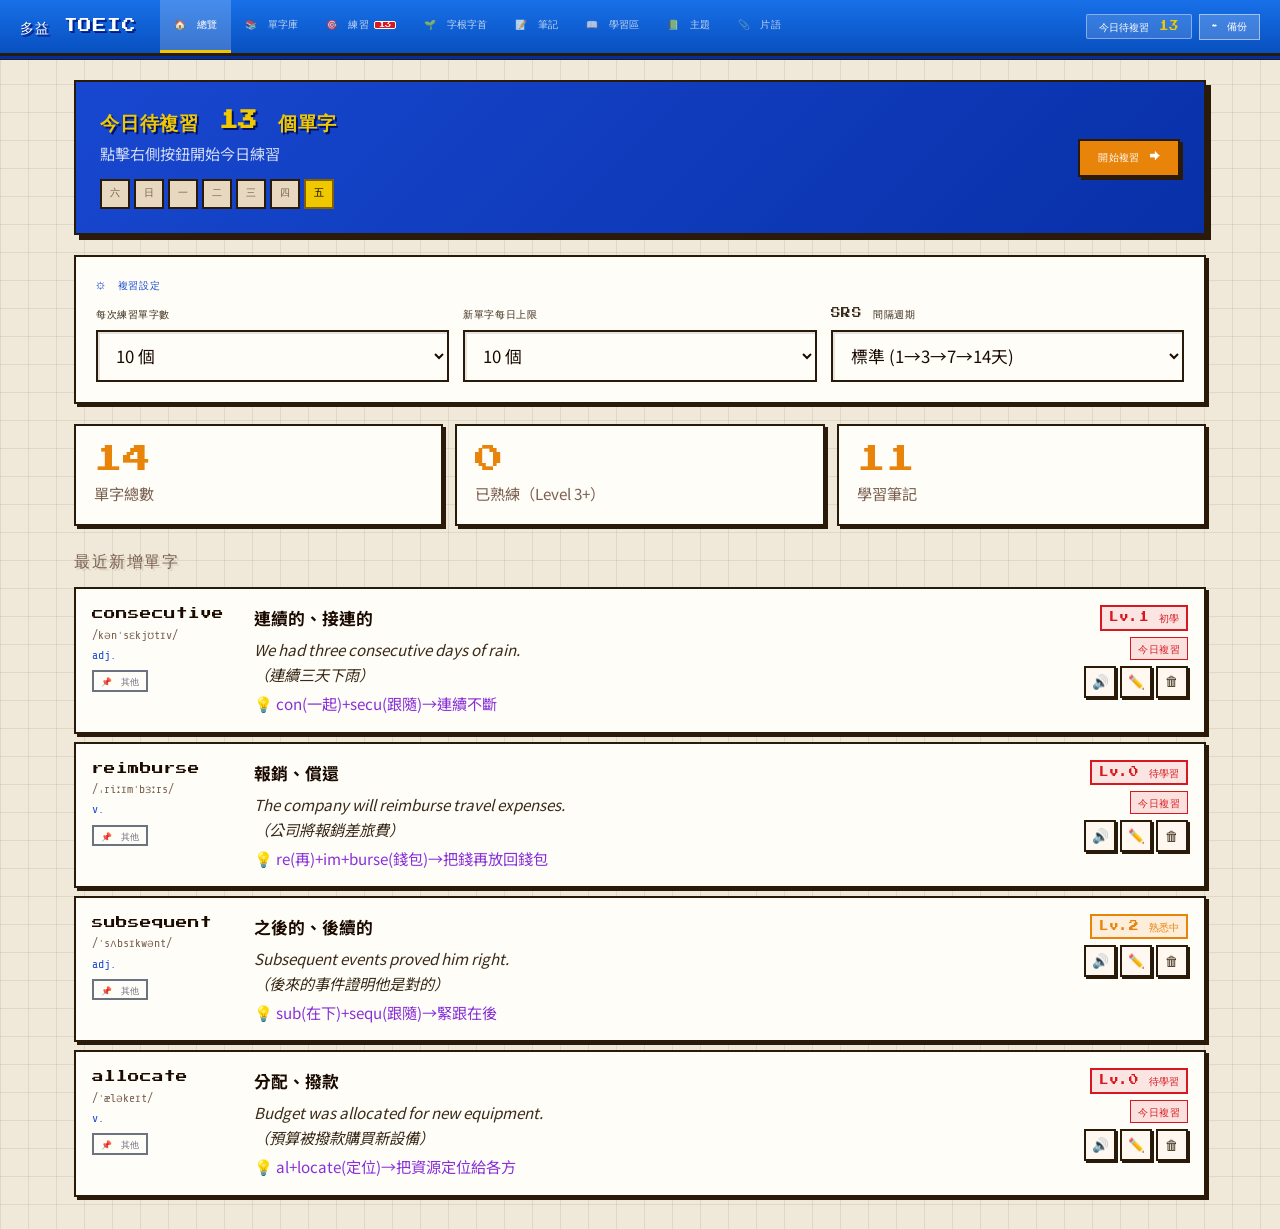
<file: index.html>
<!DOCTYPE html>
<html lang="zh-TW">
<head>
  <meta charset="UTF-8">
  <meta name="viewport" content="width=device-width, initial-scale=1.0">
  <title>多益學習系統</title>
  <link href="https://fonts.googleapis.com/css2?family=Press+Start+2P&family=Noto+Sans+TC:wght@400;500;700&family=Share+Tech+Mono&display=swap" rel="stylesheet">
  <link rel="stylesheet" href="css/style.css">
</head>
<body>

<header>
  <div class="logo">多益 TOEIC</div>
  <nav class="nav">
    <button class="nav-btn active" onclick="goto('dash',this)">🏠 總覽</button>
    <button class="nav-btn" onclick="goto('vocab',this)">📚 單字庫</button>
    <button class="nav-btn" onclick="goto('practice',this)" id="navPractice">🎯 練習 <span class="badge" id="reviewBadge" style="display:none">0</span></button>
    <button class="nav-btn" onclick="goto('roots',this)">🌱 字根字首</button>
    <button class="nav-btn" onclick="goto('notes',this)">📝 筆記</button>
    <button class="nav-btn" onclick="goto('learn',this)">📖 學習區</button>
    <button class="nav-btn" onclick="goto('topics',this)">📗 主題</button>
    <button class="nav-btn" onclick="goto('phrases',this)">📎 片語</button>
  </nav>
  <div class="header-right">
    <div class="today-pill">今日待複習 <span id="todayCount">0</span></div>
    <button class="btn-backup" onclick="openBackupModal()" title="備份與同步">☁ 備份</button>
  </div>
</header>

<!-- ══ DASHBOARD ══ -->
<div class="page active" id="page-dash">
  <div class="review-banner" id="reviewBanner">
    <div>
      <h2 id="bannerTitle">今日學習計畫</h2>
      <p id="bannerDesc">設定複習週期，開始系統性學習</p>
      <div class="streak-bar" id="streakBar"></div>
    </div>
    <button class="btn btn-gold" onclick="goto('practice',document.querySelectorAll('.nav-btn')[2])" style="flex-shrink:0">開始複習 →</button>
  </div>

  <div class="settings-panel">
    <div class="settings-title">⚙ 複習設定</div>
    <div class="settings-grid">
      <div class="form-group" style="margin-bottom:0">
        <label class="form-label">每次練習單字數</label>
        <select class="inp" id="settingCount" onchange="saveSettings()">
          <option value="5">5 個</option>
          <option value="10" selected>10 個</option>
          <option value="15">15 個</option>
          <option value="20">20 個</option>
        </select>
      </div>
      <div class="form-group" style="margin-bottom:0">
        <label class="form-label">新單字每日上限</label>
        <select class="inp" id="settingNew" onchange="saveSettings()">
          <option value="5">5 個</option>
          <option value="10" selected>10 個</option>
          <option value="20">20 個</option>
        </select>
      </div>
      <div class="form-group" style="margin-bottom:0">
        <label class="form-label">SRS 間隔週期</label>
        <select class="inp" id="settingMode" onchange="saveSettings()">
          <option value="standard" selected>標準 (1→3→7→14天)</option>
          <option value="fast">快速 (1→2→5→10天)</option>
          <option value="slow">慢速 (2→7→14→30天)</option>
        </select>
      </div>
    </div>
  </div>

  <div class="grid-3" style="margin-bottom:24px;">
    <div class="stat-card">
      <div class="num" id="statTotal">0</div>
      <div class="lbl">單字總數</div>
    </div>
    <div class="stat-card">
      <div class="num" id="statMastered">0</div>
      <div class="lbl">已熟練（Level 3+）</div>
    </div>
    <div class="stat-card">
      <div class="num" id="statNotes">0</div>
      <div class="lbl">學習筆記</div>
    </div>
  </div>

  <div class="section-title" style="font-size:1rem;margin-bottom:12px;font-family:var(--font-mono);color:var(--muted);letter-spacing:.1em">最近新增單字</div>
  <div class="vocab-table" id="recentVocab"></div>
</div>

<!-- ══ VOCAB ══ -->
<div class="page" id="page-vocab">
  <div style="display:flex;align-items:flex-start;justify-content:space-between;margin-bottom:6px;">
    <div>
      <div class="section-title">單字庫</div>
      <div class="section-sub">VOCABULARY BANK</div>
    </div>
    <button class="btn btn-gold" onclick="openVocabModal()">＋ 新增單字</button>
  </div>

  <!-- 統計面板 -->
  <div id="vocabStatsPanel" class="vocab-stats-panel"></div>

  <!-- 主題篩選（橫向捲動） -->
  <div class="vocab-filter-section">
    <div class="vfilter-label">主題</div>
    <div id="vocabTopicBar" class="vocab-topic-bar"></div>
  </div>

  <!-- 詞性 + SRS 篩選 -->
  <div class="vocab-filter-row">
    <div class="vfilter-group">
      <div class="vfilter-label">詞性</div>
      <div class="vfilter-btns">
        <button class="vpos-btn active" data-pos="all" onclick="setVocabPos('all')">全部</button>
        <button class="vpos-btn" data-pos="n." onclick="setVocabPos('n.')">n. 名詞</button>
        <button class="vpos-btn" data-pos="v." onclick="setVocabPos('v.')">v. 動詞</button>
        <button class="vpos-btn" data-pos="adj." onclick="setVocabPos('adj.')">adj. 形容詞</button>
        <button class="vpos-btn" data-pos="adv." onclick="setVocabPos('adv.')">adv. 副詞</button>
      </div>
    </div>
    <div class="vfilter-group">
      <div class="vfilter-label">複習狀態</div>
      <div class="vfilter-btns">
        <button class="vsrs-btn active" data-srs="all" onclick="setVocabSrs('all')">全部</button>
        <button class="vsrs-btn" data-srs="due" onclick="setVocabSrs('due')">今日待複習</button>
        <button class="vsrs-btn" data-srs="0" onclick="setVocabSrs('0')">Lv.0 待學習</button>
        <button class="vsrs-btn" data-srs="1" onclick="setVocabSrs('1')">Lv.1 初學</button>
        <button class="vsrs-btn" data-srs="2" onclick="setVocabSrs('2')">Lv.2 熟悉中</button>
        <button class="vsrs-btn" data-srs="3" onclick="setVocabSrs('3')">Lv.3+ 熟練</button>
      </div>
    </div>
    <input class="inp vocab-search" id="vocabSearch" placeholder="搜尋單字、意思…" oninput="renderVocab()" style="flex:1;min-width:140px">
  </div>

  <div id="vocabList" class="vocab-table"></div>
  <div class="empty-state" id="vocabEmpty" style="display:none">
    <div class="empty-icon">📚</div>還沒有單字<br>點右上角「新增單字」開始！
  </div>
</div>

<!-- ══ PRACTICE ══ -->
<div class="page" id="page-practice">
  <div class="section-title">練習模式</div>
  <div class="section-sub">PRACTICE MODE</div>

  <div id="practiceSetup">
    <div class="practice-select">
      <div class="mode-card selected" data-mode="spelling" onclick="selMode(this)">
        <div class="icon">✏️</div>
        <div class="title">拼寫練習</div>
        <div class="desc">聽到單字後，親自輸入拼寫</div>
      </div>
      <div class="mode-card" data-mode="listen" onclick="selMode(this)">
        <div class="icon">🎧</div>
        <div class="title">聽力選字</div>
        <div class="desc">聽發音，從四個選項選出正確單字</div>
      </div>
      <div class="mode-card" data-mode="zh2en" onclick="selMode(this)">
        <div class="icon">🀄</div>
        <div class="title">中文→英文</div>
        <div class="desc">看中文意思，選出對應的英文單字</div>
      </div>
    </div>
    <div style="display:flex;gap:12px;align-items:center;margin-bottom:20px;">
      <div class="form-group" style="margin-bottom:0;flex:1">
        <label class="form-label">練習範圍</label>
        <select class="inp" id="practiceRange">
          <option value="due">今日到期複習</option>
          <option value="all">全部單字</option>
          <option value="weak">弱點單字（Level 0-1）</option>
        </select>
      </div>
      <div style="padding-top:22px">
        <button class="btn btn-gold" onclick="startPractice()">開始練習 →</button>
      </div>
    </div>
    <div id="noDueMsg" style="display:none" class="empty-state">
      <div class="empty-icon">🎉</div>今天的複習都完成了！<br>明天再來吧，或選「全部單字」繼續練習
    </div>
  </div>

  <div class="practice-arena" id="practiceArena">
    <div class="practice-header">
      <span style="font-family:var(--font-mono);font-size:.75rem;color:var(--muted)" id="practiceLabel">拼寫練習</span>
      <div class="progress-track"><div class="progress-fill" id="practiceFill" style="width:0%"></div></div>
      <span style="font-family:var(--font-mono);font-size:.75rem;color:var(--muted)" id="practiceCounter">0/0</span>
      <button class="btn btn-ghost btn-sm" onclick="endPractice()" style="margin-left:10px">結束</button>
    </div>

    <div class="q-card" id="qCard">
      <div class="q-prompt" id="qPrompt"></div>
      <div class="q-word" id="qWord"></div>
      <div class="q-sub" id="qSub"></div>
    </div>

    <!-- Spelling -->
    <div id="spellZone" style="display:none">
      <div style="display:flex;gap:10px;max-width:420px;margin:0 auto 12px;">
        <input class="inp" id="spellInput" placeholder="輸入單字拼寫…" onkeydown="if(event.key==='Enter')checkSpell()">
        <button class="btn btn-gold" onclick="checkSpell()">確認</button>
        <button class="btn btn-ghost" onclick="speakQ()">🔊</button>
      </div>
      <div class="spell-result" id="spellResult"></div>
    </div>

    <!-- MCQ -->
    <div id="mcqZone" style="display:none">
      <div style="text-align:center;margin-bottom:12px;">
        <button class="btn btn-ghost btn-sm" onclick="speakQ()">🔊 再聽一次</button>
      </div>
      <div class="choices" id="choicesGrid"></div>
    </div>

    <div class="feedback-bar" id="feedbackBar" style="display:none">
      <button class="btn btn-gold" onclick="nextQ()">下一題 →</button>
    </div>
  </div>

  <!-- Score screen -->
  <div class="score-screen" id="scoreScreen" style="display:none">
    <div class="big" id="scorePct">—</div>
    <div class="lbl">答對率</div>
    <div style="margin:20px 0;font-family:var(--font-mono);font-size:.84rem;color:var(--muted)" id="scoreDetail"></div>
    <div style="display:flex;gap:12px;justify-content:center">
      <button class="btn btn-gold" onclick="startPractice()">再來一次</button>
      <button class="btn btn-ghost" onclick="goto('vocab',document.querySelectorAll('.nav-btn')[1])">回單字庫</button>
    </div>
  </div>
</div>

<!-- ══ ROOTS ══ -->
<div class="page" id="page-roots">
  <div style="display:flex;align-items:flex-start;justify-content:space-between;margin-bottom:8px;flex-wrap:wrap;gap:8px;">
    <div>
      <div class="section-title">字根字首</div>
      <div class="section-sub">WORD BUILDING SYSTEM · 88 核心字根字首</div>
    </div>
    <div style="display:flex;gap:7px;flex-wrap:wrap;">
      <button class="root-mode-btn on" data-mode="list" onclick="setRootMode('list')">☰ 列表</button>
      <button class="root-mode-btn" data-mode="card" onclick="setRootMode('card')">⬛ 卡片</button>
    </div>
  </div>

  <!-- 列表模式（預設顯示） -->
  <div id="rootsListWrap">
    <div class="roots-layout">
      <div>
        <div class="px-window-title" style="margin-bottom:0;border:2px solid var(--border);border-bottom:none;padding:6px 12px;">
          📋 字根字首列表
        </div>
        <div class="roots-list" id="rootsList"></div>
      </div>
      <div id="rootDetail" class="root-detail">
        <div class="empty-state"><div class="empty-icon">👈</div>選擇左側字根查看詳細</div>
      </div>
    </div>
  </div>

  <!-- 卡片模式 -->
  <div id="rootsCardWrap" class="rfc-wrap">
    <div class="rfc-cat-row">
      <button class="rfc-cat-btn active" data-cat="all" onclick="rfcSetCategory('all')">全部</button>
      <button class="rfc-cat-btn" data-cat="A" onclick="rfcSetCategory('A')">✗ 否定</button>
      <button class="rfc-cat-btn" data-cat="B" onclick="rfcSetCategory('B')">⏱ 時間</button>
      <button class="rfc-cat-btn" data-cat="C" onclick="rfcSetCategory('C')">📊 數量</button>
      <button class="rfc-cat-btn" data-cat="D" onclick="rfcSetCategory('D')">🧭 方位</button>
      <button class="rfc-cat-btn" data-cat="E" onclick="rfcSetCategory('E')">💬 溝通</button>
      <button class="rfc-cat-btn" data-cat="F" onclick="rfcSetCategory('F')">👁 感官</button>
      <button class="rfc-cat-btn" data-cat="G" onclick="rfcSetCategory('G')">⚙ 製作</button>
      <button class="rfc-cat-btn" data-cat="H" onclick="rfcSetCategory('H')">🌱 生命</button>
      <button class="rfc-cat-btn" data-cat="I" onclick="rfcSetCategory('I')">尾 字尾</button>
    </div>
    <div class="rfc-tools">
      <button class="btn btn-ghost btn-sm" onclick="rfcShuffle()">🔀 隨機</button>
      <button class="btn btn-ghost btn-sm" onclick="rfcBuildOrder();rfcShow()">↺ 重置</button>
      <button class="btn btn-ghost btn-sm" onclick="rfcFlip()">⬛ 翻面</button>
    </div>
    <div class="rfc-progress"><div class="rfc-bar" id="rfcBar"></div></div>
    <div class="rfc-card" onclick="rfcFlip()">
      <div class="rfc-inner" id="rfcInner">
        <div class="rfc-front">
          <div class="rfc-hint">點擊翻面看意思</div>
          <div class="rfc-root" id="rfcRoot"></div>
          <div class="rfc-origin" id="rfcOrigin"></div>
          <div class="rfc-words-preview" id="rfcWordsPreview"></div>
        </div>
        <div class="rfc-back">
          <div class="rfc-meaning-big" id="rfcMeaning"></div>
        </div>
      </div>
    </div>
    <div class="rfc-nav">
      <button class="rfc-nav-btn" id="rfcPrev" onclick="rfcPrev()">◀ 上一個</button>
      <span class="rfc-counter" id="rfcCounter">0 / 0</span>
      <button class="rfc-nav-btn" id="rfcNext" onclick="rfcNext()">下一個 ▶</button>
    </div>
    <div class="rfc-wordlist">
      <div class="rfc-wordlist-hdr">例字列表</div>
      <div id="rfcWordlistBody"></div>
    </div>
  </div>
</div>

<!-- ══ NOTES ══ -->
<div class="page" id="page-notes">
  <div style="display:flex;align-items:flex-start;justify-content:space-between;margin-bottom:6px;flex-wrap:wrap;gap:8px;">
    <div><div class="section-title">學習筆記</div><div class="section-sub">STUDY NOTES</div></div>
    <button class="btn btn-gold" onclick="openNoteModal()">＋ 新增筆記</button>
  </div>
  <div class="tts-row" style="margin-bottom:10px;">
    <span class="lbl">速度：</span>
    <button class="speed-btn on" onclick="setSpd(1.0,this)">正常</button>
    <button class="speed-btn" onclick="setSpd(0.75,this)">0.75x</button>
    <button class="speed-btn" onclick="setSpd(0.6,this)">慢速</button>
  </div>
  <div class="filter-row-label">Part 篩選</div>
  <div style="display:flex;gap:6px;flex-wrap:wrap;margin-bottom:14px;" id="notePartFilters">
    <button class="btn btn-ghost btn-sm on" onclick="setNoteFilter('all',this)">全部</button>
    <button class="btn btn-ghost btn-sm" onclick="setNoteFilter('p1',this)">Part 1 <span class="part-sub">圖片</span></button>
    <button class="btn btn-ghost btn-sm" onclick="setNoteFilter('p2',this)">Part 2 <span class="part-sub">應答</span></button>
    <button class="btn btn-ghost btn-sm" onclick="setNoteFilter('p3',this)">Part 3 <span class="part-sub">對話</span></button>
    <button class="btn btn-ghost btn-sm" onclick="setNoteFilter('p4',this)">Part 4 <span class="part-sub">獨白</span></button>
    <button class="btn btn-ghost btn-sm" onclick="setNoteFilter('p5',this)">Part 5 <span class="part-sub">填空</span></button>
    <button class="btn btn-ghost btn-sm" onclick="setNoteFilter('p6',this)">Part 6 <span class="part-sub">短文</span></button>
    <button class="btn btn-ghost btn-sm" onclick="setNoteFilter('p7',this)">Part 7 <span class="part-sub">閱讀</span></button>
    <button class="btn btn-ghost btn-sm" onclick="setNoteFilter('grammar',this)">文法</button>
    <button class="btn btn-ghost btn-sm" onclick="setNoteFilter('vocab',this)">單字</button>
    <button class="btn btn-ghost btn-sm" onclick="setNoteFilter('strategy',this)">策略</button>
  </div>
  <div class="notes-list" id="notesList"></div>
  <div class="empty-state" id="notesEmpty" style="display:none"><div class="empty-icon">📝</div>還沒有筆記</div>
</div>

<!-- ══ LEARN ══ -->
<div class="page" id="page-learn">
  <div class="section-title">學習區</div>
  <div class="section-sub">TOEIC PART STRATEGIES</div>
  <div class="learn-layout">
    <div class="learn-nav-wrap">
      <div class="learn-nav-label">選擇 Part</div>
      <div class="learn-nav" id="learnNav"></div>
    </div>
    <div class="learn-body" id="learnBody">
      <div class="empty-state"><div class="empty-icon">📖</div>選擇左側 Part 開始學習</div>
    </div>
  </div>
</div>

<!-- ══ TOPICS ══ -->
<div class="page" id="page-topics">
  <div style="display:flex;align-items:flex-start;justify-content:space-between;margin-bottom:6px;">
    <div><div class="section-title">主題學習</div><div class="section-sub">TOEIC TOPIC CATEGORIES · 13 大主題</div></div>
  </div>
  <div id="topicGoalBar" class="topic-goal-bar"></div>
  <div class="topics-layout" style="min-height:min(680px,calc(100vh - 220px))">
    <div class="topic-grid-window">
      <div class="topic-grid-window-title">📗 TOPICS</div>
      <div class="topic-grid" id="topicGrid"></div>
    </div>
    <div class="topic-detail-wrap" id="topicDetail">
      <div class="empty-state"><div class="empty-icon">📗</div>選擇左側主題開始學習</div>
    </div>
  </div>
</div>

<!-- ══ TOPIC GOAL MODAL ══ -->
<div class="overlay" id="ovTopicGoal" onclick="ovClose(event,'ovTopicGoal')">
  <div class="modal">
    <div class="modal-header">
      <span>🎯 設定學習目標</span>
      <button class="modal-close" onclick="closeOv('ovTopicGoal')">✕</button>
    </div>
    <div class="modal-body">
      <div class="form-group">
        <label class="form-label">📅 考試目標日期</label>
        <input class="inp" type="date" id="tg-exam-date">
      </div>
      <div class="form-row">
        <div class="form-group">
          <label class="form-label">每週完成主題數</label>
          <select class="inp" id="tg-weekly-topics">
            <option value="1">1 個主題</option>
            <option value="2" selected>2 個主題</option>
            <option value="3">3 個主題</option>
            <option value="4">4 個主題</option>
          </select>
        </div>
        <div class="form-group">
          <label class="form-label">每日學習單字數</label>
          <select class="inp" id="tg-daily-vocab">
            <option value="3">3 個</option>
            <option value="5" selected>5 個</option>
            <option value="10">10 個</option>
            <option value="15">15 個</option>
          </select>
        </div>
      </div>
      <div class="form-group">
        <label class="form-label">每日筆記目標</label>
        <select class="inp" id="tg-daily-notes">
          <option value="1">1 則</option>
          <option value="2" selected>2 則</option>
          <option value="3">3 則</option>
        </select>
      </div>
    </div>
    <div class="modal-footer">
      <button class="btn btn-ghost" onclick="closeOv('ovTopicGoal')">取消</button>
      <button class="btn btn-gold" onclick="saveTopicGoalSettings()">儲存目標</button>
    </div>
  </div>
</div>

<!-- ══ PHRASES ══ -->
<div class="page" id="page-phrases">
  <div style="display:flex;align-items:flex-start;justify-content:space-between;margin-bottom:6px;flex-wrap:wrap;gap:8px;">
    <div><div class="section-title">片語庫</div><div class="section-sub">TOEIC CORE PHRASES · 113 核心片語</div></div>
    <div style="display:flex;gap:7px;flex-wrap:wrap;">
      <button class="ph-mode-btn on" data-mode="list" onclick="setPhraseViewMode('list')">☰ 列表</button>
      <button class="ph-mode-btn" data-mode="card" onclick="setPhraseViewMode('card')">⬛ 卡片</button>
      <button class="btn btn-gold" onclick="openPhraseModal()">＋ 新增片語</button>
    </div>
  </div>
  <div id="phraseStatsPanel" class="vocab-stats-panel"></div>
  <div class="vocab-filter-section">
    <div class="vfilter-label">分類</div>
    <div id="phraseCatBar" class="vocab-topic-bar"></div>
  </div>
  <div class="vocab-filter-row">
    <div class="vfilter-group">
      <div class="vfilter-label">複習狀態</div>
      <div class="vfilter-btns">
        <button class="phsrs-btn vsrs-btn active" data-srs="all" onclick="setPhraseSrs('all')">全部</button>
        <button class="phsrs-btn vsrs-btn" data-srs="due" onclick="setPhraseSrs('due')">今日待複習</button>
        <button class="phsrs-btn vsrs-btn" data-srs="0" onclick="setPhraseSrs('0')">Lv.0 待學習</button>
        <button class="phsrs-btn vsrs-btn" data-srs="1" onclick="setPhraseSrs('1')">Lv.1 初學</button>
        <button class="phsrs-btn vsrs-btn" data-srs="2" onclick="setPhraseSrs('2')">Lv.2 熟悉中</button>
        <button class="phsrs-btn vsrs-btn" data-srs="3" onclick="setPhraseSrs('3')">Lv.3+ 熟練</button>
      </div>
    </div>
    <input class="inp" id="phraseSearchInput" placeholder="搜尋片語、意思…"
      oninput="phraseSearch=this.value;renderPhrases()" style="flex:1;min-width:140px">
  </div>
  <div id="phraseList" style="display:flex;flex-direction:column;gap:8px;"></div>
  <div id="phraseCardWrap" style="display:none;max-width:520px;margin:0 auto;"></div>
  <div class="empty-state" id="phraseEmpty" style="display:none">
    <div class="empty-icon">📎</div>沒有符合條件的片語
  </div>
</div>

<!-- ══ PHRASE MODAL ══ -->
<div class="overlay" id="ovPhrase" onclick="ovClose(event,'ovPhrase')">
  <div class="modal">
    <div class="modal-header">
      <span id="phraseModalTitle">新增片語</span>
      <button class="modal-close" onclick="closeOv('ovPhrase')">✕</button>
    </div>
    <div class="modal-body">
      <div class="form-group">
        <label class="form-label">英文片語 *</label>
        <input class="inp" id="ph-phrase" placeholder="例：follow up on">
      </div>
      <div class="form-group">
        <label class="form-label">中文意思 *</label>
        <input class="inp" id="ph-meaning" placeholder="例：跟進">
      </div>
      <div class="form-group">
        <label class="form-label">分類</label>
        <select class="inp" id="ph-cat">
          <option value="part1">🖼️ Part 1 圖片題</option>
          <option value="office">🏢 辦公室商務</option>
          <option value="travel">✈️ 差旅物流客服</option>
          <option value="finance">💰 財務科技設施</option>
          <option value="grammar">📝 介系詞職場動作</option>
          <option value="custom">⭐ 自訂片語</option>
        </select>
      </div>
      <div class="form-group">
        <label class="form-label">例句（英文）</label>
        <input class="inp" id="ph-example" placeholder="例：I'll follow up on your request.">
      </div>
      <div class="form-group">
        <label class="form-label">備註 / 記憶口訣</label>
        <input class="inp" id="ph-note" placeholder="例：follow up = 跟在後面追→跟進">
      </div>
    </div>
    <div class="modal-footer">
      <button class="btn btn-ghost" onclick="closeOv('ovPhrase')">取消</button>
      <button class="btn btn-gold" onclick="savePhrase()">儲存片語</button>
    </div>
  </div>
</div>

  <div id="modalsContainer"></div>

  <!-- Modal loader -->
  <script>
  fetch("modals.html").then(r=>r.text()).then(h=>{document.getElementById("modalsContainer").innerHTML=h;});
  </script>

  <!-- JS 資料 → 功能模組 → 主程式 -->
  <script src="js/phrases-data.js"></script>
  <script src="js/topics-data.js"></script>
  <script src="js/topics-practice.js"></script>
  <script src="data/roots-data.js"></script>
  <script src="js/roots.js"></script>
  <script src="js/vocab.js"></script>
  <script src="js/notes.js"></script>
  <script src="js/dashboard.js"></script>
  <script src="js/practice.js"></script>
  <script src="js/backup.js"></script>
  <script src="js/learn.js"></script>
  <script src="js/phrases.js"></script>
  <script src="js/topics.js"></script>
  <script src="js/app.js"></script>
</body>
</html>
</file>
<file: css/style.css>
/* ════════════════════════════════════════
   多益 TOEIC — Y2K Pixel Style
   Retro computing aesthetic · 2000年代像素風
════════════════════════════════════════ */
@import url('https://fonts.googleapis.com/css2?family=Press+Start+2P&family=Noto+Sans+TC:wght@400;500;700&family=Share+Tech+Mono&display=swap');

/* ── CSS Variables ── */
:root {
  /* Y2K Color Palette */
  --bg:        #f0e8d8;
  --bg2:       #e8d8c0;
  --surface:   #fff8f0;
  --card:      #fffdf8;
  --border:    #2a1a0a;
  --border2:   #4a3520;

  /* Text */
  --text:      #1a0a00;
  --text2:     #3a2a18;
  --muted:     #7a6050;
  --dim:       #b8a898;

  /* Accent colors — Y2K bright */
  --gold:      #e8840a;
  --gold2:     #c86800;
  --pink:      #e8409a;
  --blue:      #1848d0;
  --blue2:     #0830a8;
  --cyan:      #08b8c8;
  --green:     #18a830;
  --purple:    #8830d8;
  --pink:      #e8409a;
  --cyan:      #08c8d8;
  --red:       #d81820;
  --yellow:    #f0c800;

  /* Glow versions */
  --gold-bg:   rgba(232,132,10,.12);
  --pink-bg:   rgba(232,64,154,.1);
  --blue-bg:   rgba(24,72,208,.1);
  --green-bg:  rgba(24,168,48,.1);
  --red-bg:    rgba(216,24,32,.1);

  /* Fonts */
  --font-pixel: 'Press Start 2P', monospace;
  --font-body:  'Noto Sans TC', sans-serif;
  --font-mono:  'Share Tech Mono', monospace;

  /* Fluid type — pixel font needs smaller base */
  --text-xxs: clamp(.5rem,  1.5vw,  .6rem);
  --text-xs:  clamp(.6rem,  1.8vw,  .72rem);
  --text-sm:  clamp(.82rem, 2vw,    .95rem);
  --text-base:clamp(.95rem, 2.5vw,  1.05rem);
  --text-lg:  clamp(1.05rem,3vw,    1.2rem);
  --text-xl:  clamp(1.2rem, 3.5vw,  1.4rem);
  --text-2xl: clamp(1.4rem, 4vw,    1.8rem);
  --text-3xl: clamp(1.8rem, 5vw,    2.4rem);

  /* Pixel border shorthand */
  --px-border: 2px solid var(--border);
  --px-shadow: 3px 3px 0 var(--border);
  --px-shadow-lg: 5px 5px 0 var(--border);

  --header-h: clamp(44px,8vw,56px);

  /* Grid paper background */
  --grid-color: rgba(42,26,10,.08);
}

/* ── Reset ── */
*, *::before, *::after { box-sizing: border-box; margin: 0; padding: 0; }
html { scroll-behavior: smooth; }
body {
  background-color: var(--bg);
  background-image:
    linear-gradient(var(--grid-color) 1px, transparent 1px),
    linear-gradient(90deg, var(--grid-color) 1px, transparent 1px);
  background-size: 28px 28px;
  color: var(--text);
  font-family: var(--font-body);
  font-size: var(--text-base);
  line-height: 1.6;
  min-height: 100vh;
  overflow-x: hidden;
}

/* ── Custom Scrollbar ── */
::-webkit-scrollbar       { width: 10px; height: 10px; }
::-webkit-scrollbar-track { background: var(--bg2); border-left: 2px solid var(--border); }
::-webkit-scrollbar-thumb { background: var(--border); border: 2px solid var(--bg2); }
::-webkit-scrollbar-thumb:hover { background: var(--border2); }

/* ════════════════════════════════════════
   HEADER — Windows 98 style
════════════════════════════════════════ */
header {
  background: linear-gradient(180deg, #1870e8 0%, #0850c0 100%);
  border-bottom: 3px solid var(--border);
  padding: 0 clamp(8px,2vw,20px);
  display: flex;
  align-items: center;
  height: var(--header-h);
  position: sticky;
  top: 0;
  z-index: 100;
  gap: 0;
  box-shadow: 0 3px 0 #0030a0, 0 4px 0 var(--border);
}

.logo {
  font-family: var(--font-pixel);
  font-size: clamp(.55rem, 2vw, .85rem);
  color: #fff;
  text-shadow: 1px 1px 0 #0030a0, 2px 2px 0 #001880;
  margin-right: clamp(10px,2vw,24px);
  white-space: nowrap;
  flex-shrink: 0;
  letter-spacing: .04em;
}

.nav { display: flex; height: 100%; overflow-x: auto; scrollbar-width: none; flex: 1; }
.nav::-webkit-scrollbar { display: none; }

.nav-btn {
  display: flex;
  align-items: center;
  gap: 5px;
  padding: 0 clamp(7px,1.5vw,14px);
  font-family: var(--font-pixel);
  font-size: var(--text-xxs);
  cursor: pointer;
  border: none;
  background: none;
  color: rgba(255,255,255,.75);
  border-bottom: 3px solid transparent;
  transition: all .1s;
  white-space: nowrap;
  flex-shrink: 0;
  letter-spacing: .02em;
}
.nav-btn:hover { color: #fff; background: rgba(255,255,255,.15); }
.nav-btn.active {
  color: #fff;
  background: rgba(255,255,255,.2);
  border-bottom-color: var(--yellow);
}
.nav-btn .badge {
  background: var(--red);
  border: 1px solid #fff;
  color: #fff;
  border-radius: 2px;
  padding: 0 4px;
  font-size: .65em;
  min-width: 16px;
  text-align: center;
}

.header-right {
  margin-left: auto;
  display: flex;
  align-items: center;
  gap: 7px;
  flex-shrink: 0;
  padding-left: 10px;
}

.today-pill {
  background: rgba(255,255,255,.15);
  border: 1px solid rgba(255,255,255,.4);
  border-radius: 2px;
  padding: 4px clamp(8px,1.5vw,12px);
  font-family: var(--font-pixel);
  font-size: var(--text-xxs);
  color: #fff;
  white-space: nowrap;
}
.today-pill span { color: var(--yellow); }

/* ════════════════════════════════════════
   PIXEL WINDOW — base component
════════════════════════════════════════ */
.px-window {
  background: var(--card);
  border: var(--px-border);
  box-shadow: var(--px-shadow);
  border-radius: 0;
}
.px-window-title {
  background: linear-gradient(90deg, #1060d8, #0840a8);
  color: #fff;
  font-family: var(--font-pixel);
  font-size: var(--text-xxs);
  padding: 5px 10px;
  display: flex;
  align-items: center;
  gap: 8px;
  border-bottom: 2px solid var(--border);
  letter-spacing: .03em;
}
.px-window-dots { display: flex; gap: 3px; margin-left: auto; }
.px-window-dot { width: 10px; height: 10px; border: 1px solid rgba(0,0,0,.5); border-radius: 0; }
.px-window-dot.red  { background: var(--red); }
.px-window-dot.gold { background: var(--yellow); }
.px-window-dot.green{ background: var(--green); }

/* ════════════════════════════════════════
   PAGE LAYOUT
════════════════════════════════════════ */
.page { display: none; padding: clamp(12px,3vw,24px); max-width: 1180px; margin: 0 auto; }
.page.active { display: block; }

.section-title {
  font-family: var(--font-pixel);
  font-size: clamp(.7rem, 2vw, 1rem);
  color: var(--text);
  margin-bottom: .3rem;
  letter-spacing: .04em;
  text-shadow: 2px 2px 0 rgba(0,0,0,.1);
}
.section-sub {
  font-family: var(--font-mono);
  font-size: var(--text-xs);
  color: var(--muted);
  letter-spacing: .1em;
  margin-bottom: 1.25rem;
}

/* ── Grids ── */
.grid-2 { display: grid; grid-template-columns: 1fr 1fr; gap: 14px; }
.grid-3 { display: grid; grid-template-columns: repeat(3,1fr); gap: 12px; }

.stat-card {
  background: var(--card);
  border: var(--px-border);
  box-shadow: var(--px-shadow);
  padding: clamp(12px,2.5vw,18px);
}
.stat-card .num {
  font-family: var(--font-pixel);
  font-size: var(--text-2xl);
  color: var(--gold);
  line-height: 1.1;
}
.stat-card .lbl { font-size: var(--text-sm); color: var(--muted); margin-top: 6px; }

/* ════════════════════════════════════════
   BUTTONS — pixel style
════════════════════════════════════════ */
.btn {
  display: inline-flex;
  align-items: center;
  gap: 6px;
  border: var(--px-border);
  box-shadow: var(--px-shadow);
  padding: clamp(7px,1.5vw,10px) clamp(12px,2.5vw,18px);
  font-family: var(--font-pixel);
  font-size: var(--text-xxs);
  cursor: pointer;
  transition: all .08s;
  white-space: nowrap;
  letter-spacing: .03em;
  background: var(--card);
}
.btn:active { transform: translate(3px,3px); box-shadow: none; }
.btn-gold { background: var(--gold); color: #fff; }
.btn-gold:hover { background: var(--gold2); }
.btn-ghost { background: var(--surface); color: var(--text2); }
.btn-ghost:hover { background: var(--bg2); }
.btn-sm { padding: clamp(4px,1vw,6px) clamp(8px,1.5vw,12px); font-size: var(--text-xxs); }

/* ════════════════════════════════════════
   FORM ELEMENTS
════════════════════════════════════════ */
.inp {
  background: var(--card);
  border: var(--px-border);
  box-shadow: inset 2px 2px 0 rgba(0,0,0,.1);
  padding: clamp(8px,1.5vw,11px) clamp(10px,2vw,14px);
  font-family: var(--font-body);
  font-size: var(--text-base);
  color: var(--text);
  width: 100%;
  outline: none;
  transition: box-shadow .1s;
  border-radius: 0;
}
.inp:focus { box-shadow: inset 2px 2px 0 rgba(0,0,0,.15), 0 0 0 2px var(--blue); }
.inp::placeholder { color: var(--dim); }
textarea.inp { resize: vertical; min-height: 80px; }
select.inp { cursor: pointer; }

.form-label {
  font-family: var(--font-pixel);
  font-size: var(--text-xxs);
  letter-spacing: .06em;
  color: var(--text2);
  margin-bottom: 5px;
  display: block;
}
.form-group { display: flex; flex-direction: column; gap: 3px; margin-bottom: 13px; }
.form-row { display: grid; grid-template-columns: 1fr 1fr; gap: 13px; }

/* ════════════════════════════════════════
   TAGS
════════════════════════════════════════ */
.tag { display: inline-block; font-family: var(--font-pixel); font-size: var(--text-xxs); padding: 3px 7px; border: 1px solid; letter-spacing: .04em; }
.tag-gold   { background:rgba(232,132,10,.15); color:var(--gold);   border-color:var(--gold); }
.tag-blue   { background:rgba(24,72,208,.12);  color:var(--blue);   border-color:var(--blue); }
.tag-green  { background:rgba(24,168,48,.12);  color:var(--green);  border-color:var(--green); }
.tag-red    { background:rgba(216,24,32,.12);  color:var(--red);    border-color:var(--red); }
.tag-purple { background:rgba(136,48,216,.12); color:var(--purple); border-color:var(--purple); }

/* ════════════════════════════════════════
   MODAL — pixel window style
════════════════════════════════════════ */
.overlay { display:none; position:fixed; inset:0; background:rgba(0,0,0,.55); z-index:200; align-items:center; justify-content:center; padding:16px; }
.overlay.show { display:flex; }
.modal {
  background: var(--card);
  border: 3px solid var(--border);
  box-shadow: 6px 6px 0 var(--border);
  width: min(580px,100%);
  max-height: 92vh;
  overflow-y: auto;
  border-radius: 0;
}
.modal-header {
  background: linear-gradient(90deg,#1060d8,#0840a8);
  color: #fff;
  padding: 8px 14px;
  font-family: var(--font-pixel);
  font-size: var(--text-xxs);
  display: flex;
  align-items: center;
  justify-content: space-between;
  border-bottom: 2px solid var(--border);
  position: sticky; top: 0; z-index: 2;
  letter-spacing: .04em;
}
.modal-close { background: var(--red); border: 1px solid rgba(0,0,0,.4); color: #fff; width: 18px; height: 18px; cursor: pointer; font-size: .7rem; display: flex; align-items: center; justify-content: center; }
.modal-body { padding: clamp(14px,3vw,20px); }
.modal-footer { padding: 0 clamp(14px,3vw,20px) clamp(14px,3vw,20px); display: flex; justify-content: flex-end; gap: 10px; flex-wrap: wrap; }

/* ════════════════════════════════════════
   DASHBOARD
════════════════════════════════════════ */
.review-banner {
  background: linear-gradient(135deg, #1848d0, #0830a8);
  border: var(--px-border);
  box-shadow: var(--px-shadow-lg);
  padding: clamp(16px,3vw,24px);
  margin-bottom: 20px;
  display: flex;
  align-items: center;
  justify-content: space-between;
  gap: 16px;
  flex-wrap: wrap;
  color: #fff;
}
.review-banner h2 { font-family: var(--font-pixel); font-size: var(--text-lg); color: var(--yellow); letter-spacing: .04em; text-shadow: 2px 2px 0 #001060; }
.review-banner p  { font-size: var(--text-sm); color: rgba(255,255,255,.8); margin-top: 4px; }
.streak-bar { display: flex; gap: 4px; margin-top: 14px; flex-wrap: wrap; }
.streak-day { width: clamp(24px,5vw,30px); height: clamp(24px,5vw,30px); border: 2px solid var(--border); background: var(--bg2); display: flex; align-items: center; justify-content: center; font-family: var(--font-mono); font-size: var(--text-xxs); color: var(--muted); }
.streak-day.done  { background: var(--green); border-color: #006010; color: #fff; }
.streak-day.today { background: var(--yellow); border-color: #806000; color: #000; }
.settings-panel { background: var(--card); border: var(--px-border); box-shadow: var(--px-shadow); padding: clamp(14px,3vw,20px); margin-bottom: 20px; }
.settings-grid  { display: grid; grid-template-columns: repeat(3,1fr); gap: 14px; align-items: end; }
.settings-title { font-family: var(--font-pixel); font-size: var(--text-xxs); letter-spacing: .08em; color: var(--blue); margin-bottom: 14px; }

/* ════════════════════════════════════════
   VOCAB
════════════════════════════════════════ */
.vocab-toolbar { display: flex; gap: 8px; margin-bottom: 16px; align-items: center; flex-wrap: wrap; }
.vocab-search  { flex: 1; min-width: 150px; }

.vocab-card {
  background: var(--card);
  border: var(--px-border);
  box-shadow: var(--px-shadow);
  padding: clamp(10px,2.5vw,16px);
  display: flex;
  align-items: flex-start;
  gap: 12px;
  transition: box-shadow .08s, transform .08s;
  margin-bottom: 8px;
}
.vocab-card:hover { box-shadow: 5px 5px 0 var(--border); transform: translate(-1px,-1px); }
.vocab-card-word { min-width: clamp(110px,18vw,150px); flex-shrink: 0; }
.vc-word     { font-family: var(--font-pixel); font-size: var(--text-xs); color: var(--text); line-height: 1.5; }
.vc-phonetic { font-family: var(--font-mono); font-size: var(--text-xs); color: var(--muted); margin-top: 4px; }
.vc-pos      { font-family: var(--font-mono); font-size: var(--text-xs); color: var(--blue); margin-top: 2px; }
.vocab-card-body { flex: 1; min-width: 0; }
.vc-meaning  { font-size: var(--text-base); color: var(--text); font-weight: 700; }
.vc-example  { font-size: var(--text-sm); color: var(--text2); margin-top: 5px; line-height: 1.65; font-style: italic; }
.vc-tip      { font-size: var(--text-sm); color: var(--purple); margin-top: 4px; }
.vocab-card-meta { display: flex; flex-direction: column; align-items: flex-end; gap: 6px; flex-shrink: 0; }

.srs-badge { font-family: var(--font-pixel); font-size: var(--text-xxs); padding: 3px 7px; border: 2px solid; }
.srs-0 { background: var(--red-bg);   color: var(--red);   border-color: var(--red); }
.srs-1 { background: var(--gold-bg);  color: var(--gold);  border-color: var(--gold); }
.srs-2 { background: var(--blue-bg);  color: var(--blue);  border-color: var(--blue); }
.srs-3 { background: var(--green-bg); color: var(--green); border-color: var(--green); }

.card-actions { display: flex; gap: 4px; }
.icon-btn { background: var(--surface); border: var(--px-border); width: clamp(28px,5vw,32px); height: clamp(28px,5vw,32px); display: flex; align-items: center; justify-content: center; cursor: pointer; font-size: .85rem; transition: all .08s; color: var(--text2); box-shadow: 2px 2px 0 var(--border); }
.icon-btn:active      { transform: translate(2px,2px); box-shadow: none; }
.icon-btn:hover       { background: var(--gold); color: #fff; border-color: var(--gold2); }
.icon-btn.speak:hover { background: var(--blue); color: #fff; border-color: var(--blue2); }
.icon-btn.del:hover   { background: var(--red);  color: #fff; border-color: #a00000; }

/* Root hint */
#rootHintBox { background: var(--gold-bg); border: 2px solid var(--gold); padding: 10px 14px; display: flex; flex-direction: column; gap: 7px; margin-bottom: 10px; }
.root-hint-item  { display: flex; align-items: center; gap: 10px; flex-wrap: wrap; }
.root-hint-badge { font-family: var(--font-pixel); font-size: var(--text-xxs); color: var(--gold); border: 2px solid var(--gold); padding: 2px 8px; }
.root-hint-meaning { font-size: var(--text-sm); color: var(--text2); flex: 1; }
.root-hint-use { background: var(--surface); border: var(--px-border); box-shadow: 2px 2px 0 var(--border); padding: 3px 9px; font-family: var(--font-pixel); font-size: var(--text-xxs); cursor: pointer; }
.root-hint-use:hover { background: var(--gold); color: #fff; }

/* TTS */
.tts-row { display: flex; align-items: center; gap: 8px; margin-bottom: 14px; flex-wrap: wrap; }
.tts-row .lbl { font-family: var(--font-pixel); font-size: var(--text-xxs); color: var(--muted); }
.speed-btn { padding: 3px 10px; border: var(--px-border); font-family: var(--font-pixel); font-size: var(--text-xxs); cursor: pointer; background: var(--surface); box-shadow: 2px 2px 0 var(--border); transition: all .08s; }
.speed-btn:active { transform: translate(2px,2px); box-shadow: none; }
.speed-btn.on { background: var(--blue); color: #fff; border-color: var(--blue2); }

/* ════════════════════════════════════════
   PRACTICE
════════════════════════════════════════ */
.practice-select { display: flex; gap: 10px; margin-bottom: 22px; flex-wrap: wrap; }
.mode-card { background: var(--card); border: var(--px-border); box-shadow: var(--px-shadow); padding: clamp(13px,2.5vw,18px); cursor: pointer; flex: 1; min-width: 140px; transition: all .08s; }
.mode-card:hover    { box-shadow: 5px 5px 0 var(--border); transform: translate(-1px,-1px); }
.mode-card.selected { background: var(--gold-bg); border-color: var(--gold); box-shadow: 4px 4px 0 var(--gold2); }
.mode-card .icon  { font-size: 1.6rem; margin-bottom: 8px; }
.mode-card .title { font-family: var(--font-pixel); font-size: var(--text-xxs); line-height: 1.6; }
.mode-card .desc  { font-size: var(--text-sm); color: var(--muted); margin-top: 5px; }

.q-card { background: var(--card); border: var(--px-border); box-shadow: var(--px-shadow-lg); padding: clamp(22px,5vw,36px) clamp(16px,4vw,28px); margin-bottom: 18px; text-align: center; }
.q-prompt { font-family: var(--font-pixel); font-size: var(--text-xxs); color: var(--muted); letter-spacing: .08em; margin-bottom: 14px; }
.q-word   { font-family: var(--font-pixel); font-size: var(--text-3xl); color: var(--text); margin-bottom: 10px; line-height: 1.4; }
.q-sub    { font-size: var(--text-sm); color: var(--muted); }

.choices { display: grid; grid-template-columns: 1fr 1fr; gap: 8px; margin-bottom: 14px; }
.choice { background: var(--surface); border: var(--px-border); box-shadow: 2px 2px 0 var(--border); padding: clamp(10px,2vw,13px) clamp(12px,2.5vw,16px); cursor: pointer; font-size: var(--text-sm); transition: all .08s; }
.choice:hover:not(.locked) { background: var(--blue-bg); border-color: var(--blue); transform: translate(-1px,-1px); box-shadow: 3px 3px 0 var(--blue2); }
.choice:active:not(.locked) { transform: translate(2px,2px); box-shadow: none; }
.choice.correct { background: var(--green-bg); border-color: var(--green); color: var(--green); }
.choice.wrong   { background: var(--red-bg);   border-color: var(--red);   color: var(--red); }
.choice.locked  { cursor: default; opacity: .5; }

.score-screen      { text-align: center; padding: clamp(40px,8vw,60px) 20px; }
.score-screen .big { font-family: var(--font-pixel); font-size: var(--text-3xl); color: var(--gold); text-shadow: 3px 3px 0 var(--gold2); }
.score-screen .lbl { color: var(--muted); font-size: var(--text-sm); margin-top: 10px; }

.spell-result { font-family: var(--font-pixel); font-size: var(--text-xs); padding: 8px 13px; border: var(--px-border); display: none; text-align: center; margin-bottom: 10px; }
.spell-result.ok  { display: block; background: var(--green-bg); border-color: var(--green); color: var(--green); }
.spell-result.bad { display: block; background: var(--red-bg);   border-color: var(--red);   color: var(--red); }
.feedback-bar { display: flex; justify-content: center; gap: 10px; margin-top: 10px; }
.progress-track { flex: 1; height: 16px; background: var(--bg2); border: var(--px-border); }
.progress-fill  { height: 100%; background: repeating-linear-gradient(90deg, var(--blue) 0, var(--blue) 8px, var(--blue2) 8px, var(--blue2) 16px); transition: width .4s; }
.practice-header { display: flex; align-items: center; justify-content: space-between; margin-bottom: 18px; gap: 10px; }
.practice-arena       { display: none; }
.practice-arena.active{ display: block; }

/* ════════════════════════════════════════
   NOTES
════════════════════════════════════════ */
.notes-list  { display: flex; flex-direction: column; gap: 8px; }
.note-card { background: var(--card); border: var(--px-border); box-shadow: var(--px-shadow); padding: clamp(11px,2.5vw,16px); border-left: 5px solid var(--border); }
.note-card.listen  { border-left-color: var(--red); }
.note-card.read    { border-left-color: var(--blue); }
.note-card.grammar { border-left-color: var(--green); }
.note-card.vocab   { border-left-color: var(--gold); }
.note-top    { display: flex; align-items: center; gap: 7px; margin-bottom: 8px; flex-wrap: wrap; }
.note-title  { font-family: var(--font-pixel); font-size: var(--text-xxs); margin-bottom: 5px; line-height: 1.7; }
.note-body   { font-size: var(--text-sm); color: var(--text2); line-height: 1.75; white-space: pre-line; }
.note-footer { display: flex; align-items: center; justify-content: space-between; margin-top: 10px; padding-top: 8px; border-top: 2px solid var(--border); gap: 8px; }
.note-tip    { font-size: var(--text-sm); color: var(--purple); font-style: italic; flex: 1; }
.filter-row-label { font-family: var(--font-pixel); font-size: var(--text-xxs); letter-spacing: .08em; color: var(--muted); margin-bottom: 7px; }
.part-sub { font-family: var(--font-mono); font-size: var(--text-xs); color: var(--muted); margin-left: 3px; }

/* ════════════════════════════════════════
   ROOTS
════════════════════════════════════════ */
.roots-layout { display: grid; grid-template-columns: 230px 1fr; gap: 16px; align-items: start; }
.roots-list { background: var(--card); border: var(--px-border); box-shadow: var(--px-shadow); overflow: hidden; }
.roots-cat-header { padding: 9px 13px; font-family: var(--font-pixel); font-size: var(--text-xxs); cursor: pointer; display: flex; align-items: center; justify-content: space-between; background: var(--bg2); border-bottom: 2px solid var(--border); user-select: none; transition: background .1s; letter-spacing: .03em; }
.roots-cat-header:hover { background: var(--yellow); }
.roots-cat-left { display: flex; align-items: center; gap: 8px; }
.roots-cat-arrow { font-size: var(--text-xs); color: var(--muted); width: 12px; }
.roots-cat-desc  { font-family: var(--font-mono); font-size: var(--text-xs); color: var(--muted); font-weight: 400; }
.roots-cat-count { font-family: var(--font-pixel); font-size: var(--text-xxs); color: var(--muted); background: var(--surface); border: 1px solid var(--border); padding: 1px 6px; }
.roots-cat-items { display: none; }
.roots-cat-items.open { display: block; }
.root-item { padding: 9px 13px; cursor: pointer; border-bottom: 2px solid var(--border); transition: background .1s; display: flex; align-items: center; justify-content: space-between; border-left: 4px solid transparent; }
.root-item:hover    { background: var(--blue-bg); }
.root-item.selected { background: var(--gold-bg); border-left-color: var(--gold); }
.root-item-left .root-name { font-family: var(--font-pixel); font-size: var(--text-xxs); line-height: 1.6; }
.root-item-left .root-mean { font-family: var(--font-mono); font-size: var(--text-xs); color: var(--muted); margin-top: 3px; }
.root-count { font-family: var(--font-pixel); font-size: var(--text-xxs); color: var(--muted); background: var(--surface); border: 1px solid var(--border); padding: 1px 6px; }
.root-detail { background: var(--card); border: var(--px-border); box-shadow: var(--px-shadow); padding: clamp(16px,3vw,22px); }
.root-detail-name    { font-family: var(--font-pixel); font-size: var(--text-2xl); margin-bottom: 6px; line-height: 1.4; }
.root-detail-meaning { font-size: var(--text-base); color: var(--text2); margin-bottom: 5px; }
.root-detail-origin  { font-family: var(--font-mono); font-size: var(--text-sm); color: var(--muted); font-style: italic; margin-bottom: 18px; }
.root-words { display: flex; flex-direction: column; gap: 6px; }
.root-word-row { background: var(--surface); border: var(--px-border); padding: 10px 14px; display: flex; gap: 14px; align-items: flex-start; flex-wrap: wrap; }
.rw-word { font-family: var(--font-mono); font-weight: 700; font-size: var(--text-base); min-width: 120px; }
.rw-meaning { font-size: var(--text-sm); color: var(--text2); flex: 1; }
.speak-btn-sm { background: var(--surface); border: var(--px-border); box-shadow: 1px 1px 0 var(--border); padding: 2px 7px; font-family: var(--font-pixel); font-size: var(--text-xxs); cursor: pointer; transition: all .08s; }
.speak-btn-sm:hover { background: var(--blue); color: #fff; border-color: var(--blue2); }
.speak-btn-sm:active { transform: translate(1px,1px); box-shadow: none; }

.roots-mode-toggle { display: flex; gap: 8px; margin-bottom: 18px; }
.mode-toggle-btn { padding: 6px 16px; border: var(--px-border); box-shadow: var(--px-shadow); font-family: var(--font-pixel); font-size: var(--text-xxs); cursor: pointer; background: var(--surface); transition: all .08s; letter-spacing: .03em; }
.mode-toggle-btn:active { transform: translate(3px,3px); box-shadow: none; }
.mode-toggle-btn.on { background: var(--blue); color: #fff; border-color: var(--blue2); }
.roots-layout-wrap { display: block; }
.roots-layout-wrap.hidden { display: none; }

/* Roots card mode */
.rfc-wrap { display: none; max-width: 540px; margin: 0 auto; }
.rfc-wrap.show { display: block; }
.rfc-progress { height: 14px; background: var(--bg2); border: var(--px-border); margin-bottom: 18px; }
.rfc-bar { height: 100%; background: repeating-linear-gradient(90deg,var(--green) 0,var(--green) 8px,#006010 8px,#006010 16px); transition: width .4s; }
.rfc-card { margin-bottom: 16px; cursor: pointer; }
.rfc-inner { width: 100%; height: clamp(180px,38vw,240px); position: relative; transform-style: preserve-3d; transition: transform .55s cubic-bezier(.4,0,.2,1); }
.rfc-inner.flipped { transform: rotateY(180deg); }
.rfc-front, .rfc-back { position: absolute; inset: 0; backface-visibility: hidden; border: var(--px-border); box-shadow: var(--px-shadow-lg); display: flex; flex-direction: column; align-items: center; justify-content: center; padding: 24px; background: var(--card); }
.rfc-front { border-left: 5px solid var(--gold); }
.rfc-back  { border: 3px solid var(--blue); background: var(--surface); transform: rotateY(180deg); }
.rfc-hint  { font-family: var(--font-pixel); font-size: var(--text-xxs); color: var(--muted); letter-spacing: .08em; margin-bottom: 10px; }
.rfc-root  { font-family: var(--font-pixel); font-size: var(--text-3xl); margin-bottom: 6px; line-height: 1.3; }
.rfc-origin{ font-family: var(--font-mono); font-size: var(--text-sm); color: var(--muted); }
.rfc-meaning-big  { font-family: var(--font-pixel); font-size: var(--text-xl); margin-bottom: 12px; text-align: center; line-height: 1.5; }
.rfc-words-preview{ display: flex; gap: 7px; flex-wrap: wrap; justify-content: center; }
.rfc-word-chip    { background: var(--gold-bg); border: 2px solid var(--gold); padding: 3px 10px; font-family: var(--font-mono); font-size: var(--text-sm); color: var(--gold); }
.rfc-nav { display: flex; align-items: center; justify-content: center; gap: 12px; margin-bottom: 12px; }
.rfc-nav-btn { background: var(--surface); border: var(--px-border); box-shadow: var(--px-shadow); padding: 7px 20px; font-family: var(--font-pixel); font-size: var(--text-xxs); cursor: pointer; transition: all .08s; }
.rfc-nav-btn:active { transform: translate(3px,3px); box-shadow: none; }
.rfc-nav-btn:disabled { opacity: .3; cursor: default; pointer-events: none; }
.rfc-counter { font-family: var(--font-pixel); font-size: var(--text-xs); color: var(--muted); min-width: 64px; text-align: center; }
.rfc-tools { display: flex; justify-content: center; gap: 8px; margin-bottom: 22px; flex-wrap: wrap; }
.rfc-wordlist { background: var(--card); border: var(--px-border); overflow: hidden; margin-top: 16px; }
.rfc-wordlist-hdr { padding: 8px 14px; border-bottom: 2px solid var(--border); font-family: var(--font-pixel); font-size: var(--text-xxs); color: var(--muted); background: var(--bg2); }
.rfc-wordlist-row { display: flex; align-items: center; gap: 12px; padding: 9px 14px; border-bottom: 2px solid var(--border); flex-wrap: wrap; }
.rfc-wordlist-row:last-child { border-bottom: none; }
.rfc-wl-word { font-family: var(--font-mono); font-weight: 700; font-size: var(--text-base); min-width: 110px; }
.rfc-wl-meaning { font-size: var(--text-sm); color: var(--text2); flex: 1; }
.rfc-cat-row { display: flex; gap: 6px; flex-wrap: wrap; justify-content: center; margin-bottom: 14px; }
.rfc-cat-btn { padding: 4px 11px; border: var(--px-border); box-shadow: 2px 2px 0 var(--border); font-family: var(--font-pixel); font-size: var(--text-xxs); cursor: pointer; background: var(--surface); transition: all .08s; }
.rfc-cat-btn:active { transform: translate(2px,2px); box-shadow: none; }
.rfc-cat-btn.active { background: var(--gold); color: #fff; border-color: var(--gold2); box-shadow: 2px 2px 0 var(--gold2); }

/* ════════════════════════════════════════
   BACKUP
════════════════════════════════════════ */
.btn-backup { background: rgba(255,255,255,.2); border: 1px solid rgba(255,255,255,.5); padding: 5px 12px; font-family: var(--font-pixel); font-size: var(--text-xxs); color: #fff; cursor: pointer; transition: all .08s; }
.btn-backup:hover { background: rgba(255,255,255,.35); }
.backup-section { padding: 4px 0 8px; }
.backup-section-title { font-family: var(--font-pixel); font-size: var(--text-xs); margin-bottom: 6px; line-height: 1.6; }
.backup-section-desc  { font-size: var(--text-sm); color: var(--text2); line-height: 1.7; }
.backup-divider { border: none; border-top: 3px solid var(--border); margin: 16px 0; }
.backup-howto   { background: var(--bg2); border: var(--px-border); padding: 13px 15px; margin-top: 10px; }
.howto-title    { font-family: var(--font-pixel); font-size: var(--text-xxs); color: var(--blue); margin-bottom: 9px; }
.howto-steps    { padding-left: 16px; display: flex; flex-direction: column; gap: 6px; }
.howto-steps li { font-size: var(--text-sm); color: var(--text2); line-height: 1.6; }
.howto-steps a  { color: var(--blue); }
.code-block { background: #001420; border: var(--px-border); padding: 11px 13px; font-family: var(--font-mono); font-size: var(--text-xs); color: #70e870; overflow-x: auto; white-space: pre; margin-top: 9px; line-height: 1.6; }
.sync-status { font-family: var(--font-pixel); font-size: var(--text-xxs); color: var(--muted); padding: 4px 0; }
.sync-status.ok      { color: var(--green); }
.sync-status.err     { color: var(--red); }
.sync-status.syncing { color: var(--gold); animation: blink 1s step-end infinite; }

/* ════════════════════════════════════════
   TOAST
════════════════════════════════════════ */
.toast {
  position: fixed; bottom: 20px; left: 50%;
  transform: translateX(-50%) translateY(80px);
  background: var(--card); border: var(--px-border);
  box-shadow: var(--px-shadow-lg);
  padding: 10px 20px;
  font-family: var(--font-pixel);
  font-size: var(--text-xxs);
  color: var(--text);
  transition: transform .25s steps(4), opacity .25s;
  opacity: 0; z-index: 300; white-space: nowrap;
}
.toast.show  { transform: translateX(-50%) translateY(0); opacity: 1; }
.toast.warn  { border-color: var(--gold);  color: var(--gold); }
.toast.err   { border-color: var(--red);   color: var(--red); }

/* ════════════════════════════════════════
   EMPTY STATE
════════════════════════════════════════ */
.empty-state { text-align: center; padding: clamp(40px,8vw,60px) 20px; color: var(--muted); }
.empty-icon  { font-size: 2.8rem; margin-bottom: 12px; }

/* ════════════════════════════════════════
   LEARN
════════════════════════════════════════ */
.learn-layout { display: grid; grid-template-columns: 200px 1fr; gap: 18px; align-items: start; }
.learn-nav-wrap { display: flex; flex-direction: column; gap: 6px; }
.learn-nav-label { font-family: var(--font-pixel); font-size: var(--text-xxs); letter-spacing: .08em; color: var(--muted); margin-bottom: 4px; }
.learn-nav { display: flex; flex-direction: column; gap: 4px; }
.learn-nav-btn { background: var(--card); border: var(--px-border); box-shadow: var(--px-shadow); padding: 9px 13px; cursor: pointer; text-align: left; transition: all .08s; }
.learn-nav-btn:hover  { background: var(--blue-bg); }
.learn-nav-btn:active { transform: translate(3px,3px); box-shadow: none; }
.learn-nav-btn.active { background: var(--gold-bg); border-color: var(--gold); box-shadow: 3px 3px 0 var(--gold2); }
.learn-nav-part  { font-family: var(--font-pixel); font-size: var(--text-xxs); line-height: 1.6; }
.learn-nav-title { font-family: var(--font-mono); font-size: var(--text-xs); color: var(--muted); margin-top: 3px; }
.learn-body { display: flex; flex-direction: column; gap: 14px; }
.learn-header { background: var(--card); border: var(--px-border); box-shadow: var(--px-shadow); padding: clamp(16px,3vw,22px); }
.learn-part-badge { display: inline-block; font-family: var(--font-pixel); font-size: var(--text-xxs); padding: 4px 10px; border: 2px solid; letter-spacing: .04em; margin-bottom: 10px; }
.learn-part-title { font-family: var(--font-pixel); font-size: clamp(.7rem,2.5vw,.95rem); color: var(--text); margin-bottom: 6px; line-height: 1.6; }
.learn-part-meta  { font-family: var(--font-mono); font-size: var(--text-sm); color: var(--muted); margin-bottom: 10px; }
.learn-part-intro { font-size: var(--text-base); color: var(--text2); line-height: 1.75; }
.learn-note-tip   { margin-top: 10px; font-size: var(--text-sm); color: var(--green); background: var(--green-bg); border: 2px solid var(--green); padding: 8px 12px; }
.learn-section { background: var(--card); border: var(--px-border); box-shadow: var(--px-shadow); padding: clamp(14px,3vw,20px); }
.learn-section-title { font-family: var(--font-pixel); font-size: var(--text-xxs); letter-spacing: .08em; color: var(--blue); margin-bottom: 14px; text-transform: uppercase; }
.learn-types { display: flex; flex-direction: column; gap: 8px; }
.learn-type-card { background: var(--surface); border: var(--px-border); padding: 12px 15px; }
.learn-type-name { font-family: var(--font-pixel); font-size: var(--text-xxs); margin-bottom: 5px; line-height: 1.6; }
.learn-type-desc { font-size: var(--text-sm); color: var(--muted); margin-bottom: 6px; }
.learn-type-key  { font-size: var(--text-sm); color: var(--gold); margin-bottom: 6px; }
.learn-type-example { font-family: var(--font-mono); font-size: var(--text-sm); color: var(--green); background: var(--green-bg); border-left: 4px solid var(--green); padding: 6px 10px; line-height: 1.7; }
.learn-strategy { font-size: var(--text-base); color: var(--text); line-height: 1.85; background: var(--surface); border: var(--px-border); padding: 14px 16px; }
.learn-keywords { display: flex; flex-direction: column; gap: 6px; }
.learn-kw-item { display: flex; align-items: center; gap: 9px; font-size: var(--text-sm); }
.learn-kw-text { font-family: var(--font-mono); font-size: var(--text-sm); flex: 1; }
.learn-traps { display: flex; flex-direction: column; gap: 6px; }
.learn-trap-item { font-size: var(--text-sm); color: var(--red); background: var(--red-bg); border: 2px solid var(--red); padding: 7px 12px; }
.learn-practice { display: flex; flex-direction: column; gap: 8px; }
.learn-practice-item { display: flex; gap: 10px; align-items: flex-start; background: var(--surface); border: var(--px-border); padding: 11px 14px; }
.learn-practice-num { font-family: var(--font-pixel); font-size: var(--text-xxs); color: var(--gold); border: 2px solid var(--gold); padding: 2px 7px; flex-shrink: 0; }
.learn-practice-body { flex: 1; display: flex; flex-direction: column; gap: 5px; }
.learn-practice-q { font-family: var(--font-mono); font-size: var(--text-sm); display: flex; align-items: center; gap: 8px; flex-wrap: wrap; }
.learn-practice-a { font-family: var(--font-mono); font-size: var(--text-sm); color: var(--green); display: flex; align-items: center; gap: 8px; flex-wrap: wrap; }
.learn-practice-note { font-size: var(--text-xs); color: var(--muted); font-style: italic; margin-top: 2px; }

/* ════════════════════════════════════════
   TOPICS — complete redesign
════════════════════════════════════════ */

/* Goal bar — pixel window style */
.topic-goal-bar {
  background: var(--card);
  border: var(--px-border);
  box-shadow: var(--px-shadow);
  margin-bottom: 18px;
  overflow: hidden;
}
.topic-goal-bar::before {
  content: '📊 LEARNING PROGRESS';
  display: block;
  background: linear-gradient(90deg,#1060d8,#0840a8);
  color: #fff;
  font-family: var(--font-pixel);
  font-size: var(--text-xxs);
  padding: 5px 12px;
  border-bottom: 2px solid var(--border);
  letter-spacing: .06em;
}
.tg-row { display: flex; align-items: center; gap: clamp(12px,2.5vw,24px); flex-wrap: wrap; padding: clamp(12px,2.5vw,18px); }
.tg-item { display: flex; flex-direction: column; gap: 4px; }
.tg-label { font-family: var(--font-pixel); font-size: var(--text-xxs); color: var(--muted); }
.tg-value { font-family: var(--font-pixel); font-size: var(--text-lg); color: var(--gold); line-height: 1.2; text-shadow: 1px 1px 0 var(--gold2); }
.tg-bar   { width: clamp(70px,12vw,120px); height: 14px; background: var(--bg2); border: 2px solid var(--border); margin-top: 3px; }
.tg-fill  { height: 100%; background: repeating-linear-gradient(90deg,var(--gold) 0,var(--gold) 7px,var(--gold2) 7px,var(--gold2) 14px); transition: width .5s steps(8); }

/* Layout */
.topics-layout {
  display: grid;
  grid-template-columns: clamp(150px,20vw,240px) 1fr;
  gap: 14px;
}

/* Left column — pixel window */
.topic-grid-window {
  border: var(--px-border);
  box-shadow: var(--px-shadow);
  background: var(--card);
  height: 100%;
  display: flex;
  flex-direction: column;
}
.topic-grid-window-title {
  background: linear-gradient(90deg,#1060d8,#0840a8);
  color: #fff;
  font-family: var(--font-pixel);
  font-size: var(--text-xxs);
  padding: 5px 10px;
  border-bottom: 2px solid var(--border);
  flex-shrink: 0;
  letter-spacing: .04em;
}
.topic-grid {
  display: flex;
  flex-direction: column;
  flex: 1;
  overflow-y: auto;
}
.topic-card {
  background: var(--card);
  border-bottom: 2px solid var(--border);
  padding: clamp(8px,1.5vw,12px) clamp(9px,2vw,13px);
  cursor: pointer;
  display: flex;
  align-items: center;
  gap: 8px;
  transition: background .08s;
  border-left: 4px solid transparent;
}
.topic-card:hover  { background: var(--blue-bg); border-left-color: var(--blue); }
.topic-card.active { background: var(--gold-bg); border-left-color: var(--gold); }
.topic-card.done   { opacity: .75; }
.tc-icon { font-size: clamp(1rem,3.5vw,1.4rem); flex-shrink: 0; }
.tc-body { flex: 1; min-width: 0; overflow: hidden; }
.tc-name    { font-family: var(--font-pixel); font-size: var(--text-xxs); line-height: 1.5; overflow: hidden; text-overflow: ellipsis; }
.tc-name-tw { font-family: var(--font-mono); font-size: var(--text-xs); color: var(--muted); white-space: nowrap; overflow: hidden; text-overflow: ellipsis; }
.tc-progress-bar  { height: 5px; background: var(--bg2); border: 1px solid var(--border); margin: 4px 0 2px; }
.tc-progress-fill { height: 100%; transition: width .4s steps(6); }
.tc-pct  { font-family: var(--font-pixel); font-size: .5rem; color: var(--muted); }
.tc-done { font-family: var(--font-pixel); font-size: var(--text-xxs); color: var(--green); margin-left: 4px; flex-shrink: 0; }

/* Right column — detail panel */
.topic-detail-wrap {
  background: var(--card);
  border: var(--px-border);
  box-shadow: var(--px-shadow);
  overflow: hidden;
  display: flex;
  flex-direction: column;
}

.td-header {
  border-bottom: 2px solid var(--border);
  flex-shrink: 0;
}
.td-title {
  display: flex;
  align-items: flex-start;
  gap: 12px;
  padding: clamp(12px,2.5vw,18px);
  padding-bottom: 0;
  flex-wrap: wrap;
}
.td-icon { font-size: clamp(1.6rem,4vw,2.2rem); flex-shrink: 0; }
.td-name    { font-family: var(--font-pixel); font-size: clamp(.65rem,2.2vw,.9rem); color: var(--text); line-height: 1.6; }
.td-name-tw { font-family: var(--font-mono); font-size: var(--text-sm); color: var(--muted); margin-top: 3px; }
.td-reviewed-label {
  display: flex; align-items: center; gap: 6px;
  font-family: var(--font-pixel); font-size: var(--text-xxs);
  color: var(--muted); cursor: pointer; margin-left: auto;
  background: var(--surface); border: var(--px-border);
  box-shadow: 2px 2px 0 var(--border);
  padding: 5px 10px; white-space: nowrap;
  transition: all .08s;
}
.td-reviewed-label:hover { background: var(--green-bg); border-color: var(--green); color: var(--green); }
.td-reviewed-label:active { transform: translate(2px,2px); box-shadow: none; }
.td-reviewed-label input { accent-color: var(--green); }

/* Tabs */
.td-tabs {
  display: flex;
  overflow-x: auto;
  scrollbar-width: none;
  background: var(--bg2);
  border-top: 2px solid var(--border);
  margin-top: 12px;
}
.td-tabs::-webkit-scrollbar { display: none; }
.td-tab {
  padding: 8px clamp(8px,1.5vw,14px);
  font-family: var(--font-pixel);
  font-size: var(--text-xxs);
  letter-spacing: .03em;
  cursor: pointer; border: none;
  background: transparent;
  color: var(--muted);
  border-right: 2px solid var(--border);
  border-bottom: 3px solid transparent;
  transition: all .08s;
  white-space: nowrap; flex-shrink: 0;
}
.td-tab:hover  { background: var(--surface); color: var(--text); }
.td-tab.active { background: var(--card); color: var(--gold); border-bottom-color: var(--gold); }

/* Tab content area — scrollable */
#topicTabContent {
  flex: 1;
  overflow-y: auto;
  min-height: 0;
}

/* Vocab tab */
.tv-filter-bar {
  display: flex; gap: 6px;
  padding: 10px 14px 0;
  flex-wrap: wrap;
  border-bottom: 2px solid var(--border);
  background: var(--surface);
}
.tv-filter-btn {
  padding: 4px 12px; border: var(--px-border);
  box-shadow: 2px 2px 0 var(--border);
  font-family: var(--font-pixel); font-size: var(--text-xxs);
  cursor: pointer; background: var(--card);
  transition: all .08s; margin-bottom: 8px;
}
.tv-filter-btn:active { transform: translate(2px,2px); box-shadow: none; }
.tv-filter-btn.on { background: var(--gold); color: #fff; border-color: var(--gold2); box-shadow: 2px 2px 0 var(--gold2); }

.tv-list { padding: 10px 12px; display: flex; flex-direction: column; gap: 6px; }
.tv-item {
  display: flex; align-items: flex-start; gap: 9px;
  background: var(--surface); border: var(--px-border);
  padding: 9px 12px; transition: all .08s;
}
.tv-item:hover { background: var(--gold-bg); border-color: var(--gold); }
.tv-item.learned { opacity: .45; }
.tv-check input { margin-top: 4px; accent-color: var(--green); cursor: pointer; transform: scale(1.3); }
.tv-body { flex: 1; }
.tv-word { font-family: var(--font-pixel); font-size: var(--text-xxs); color: var(--text); display: flex; align-items: center; gap: 7px; flex-wrap: wrap; line-height: 1.7; }
.tv-meaning { font-size: var(--text-sm); color: var(--gold); margin: 3px 0; font-weight: 700; }
.tv-example { font-family: var(--font-mono); font-size: var(--text-sm); color: var(--text2); font-style: italic; line-height: 1.6; }
.tv-add-btn { background: var(--surface); border: var(--px-border); box-shadow: 2px 2px 0 var(--border); padding: 3px 9px; font-family: var(--font-pixel); font-size: var(--text-xxs); cursor: pointer; white-space: nowrap; transition: all .08s; flex-shrink: 0; }
.tv-add-btn:hover { background: var(--gold); color: #fff; }
.tv-add-btn:active { transform: translate(2px,2px); box-shadow: none; }

/* Patterns tab */
.tp-list { padding: 12px 14px; display: flex; flex-direction: column; gap: 9px; }
.tp-item { background: var(--surface); border: var(--px-border); padding: 12px 15px; }
.tp-pattern { font-family: var(--font-pixel); font-size: var(--text-xxs); color: var(--blue); display: flex; align-items: center; gap: 8px; flex-wrap: wrap; margin-bottom: 5px; line-height: 1.7; }
.tp-tag { font-family: var(--font-pixel); font-size: var(--text-xxs); padding: 2px 7px; background: var(--blue-bg); border: 2px solid var(--blue); color: var(--blue); }
.tp-tw { font-family: var(--font-mono); font-size: var(--text-sm); color: var(--muted); margin-bottom: 7px; }
.tp-example { font-family: var(--font-mono); font-size: var(--text-sm); color: var(--text); line-height: 1.65; display: flex; align-items: center; gap: 8px; flex-wrap: wrap; }

/* Synonyms tab */
.ts-list { padding: 12px 14px; display: flex; flex-direction: column; gap: 9px; }
.ts-item { background: var(--surface); border: var(--px-border); padding: 12px 15px; }
.ts-word { font-family: var(--font-pixel); font-size: var(--text-xs); color: var(--gold); margin-bottom: 9px; text-shadow: 1px 1px 0 var(--gold2); }
.ts-others { display: flex; gap: 6px; flex-wrap: wrap; margin-bottom: 8px; }
.ts-chip { background: var(--blue-bg); border: 2px solid var(--blue); color: var(--blue); padding: 3px 10px; font-family: var(--font-mono); font-size: var(--text-sm); }
.ts-note { font-family: var(--font-mono); font-size: var(--text-sm); color: var(--muted); font-style: italic; }

/* Common errors tab */
.te-err-list { padding: 12px 14px; display: flex; flex-direction: column; gap: 10px; }
.te-err-item { background: var(--surface); border: var(--px-border); padding: 12px 15px; }
.te-err-wrong { font-family: var(--font-mono); font-size: var(--text-sm); color: var(--red); background: var(--red-bg); border-left: 4px solid var(--red); padding: 6px 10px; margin-bottom: 6px; text-decoration: line-through; }
.te-err-right { font-family: var(--font-mono); font-size: var(--text-sm); color: var(--green); background: var(--green-bg); border-left: 4px solid var(--green); padding: 6px 10px; margin-bottom: 7px; }
.te-err-explain { font-size: var(--text-sm); color: var(--text2); line-height: 1.65; }

/* Exam tips tab */
.te-list { padding: 12px 14px; display: flex; flex-direction: column; gap: 7px; }
.te-item { font-size: var(--text-base); color: var(--text); background: var(--surface); border: var(--px-border); padding: 9px 13px; line-height: 1.7; }
.te-note-prompt { padding: 0 14px 14px; }
.te-note-title { font-family: var(--font-pixel); font-size: var(--text-xxs); color: var(--muted); margin-bottom: 7px; margin-top: 14px; }

/* Practice tab */
.tpq-part-filter {
  display: flex; gap: 6px; align-items: center;
  padding: 9px 12px; border-bottom: 2px solid var(--border);
  flex-wrap: wrap; background: var(--bg2);
}
.tpq-pf-btn {
  padding: 4px 11px; border: var(--px-border);
  box-shadow: 2px 2px 0 var(--border);
  font-family: var(--font-pixel); font-size: var(--text-xxs);
  cursor: pointer; background: var(--card);
  transition: all .08s;
}
.tpq-pf-btn:active { transform: translate(2px,2px); box-shadow: none; }
.tpq-pf-btn.on { background: var(--gold); color: #fff; border-color: var(--gold2); box-shadow: 2px 2px 0 var(--gold2); }

.tpq-list { padding: 12px 14px; display: flex; flex-direction: column; gap: 14px; }

/* Passage group */
.tpq-group { background: var(--surface); border: var(--px-border); overflow: hidden; }
.tpq-group-header { display: flex; gap: 7px; padding: 10px 14px; border-bottom: 2px solid var(--border); background: var(--bg2); }
.tpq-passage { background: rgba(24,72,208,.05); border-bottom: 2px solid var(--border); padding: 14px 16px; }
.tpq-passage-label {
  font-family: var(--font-pixel); font-size: var(--text-xxs);
  color: var(--blue); letter-spacing: .06em; margin-bottom: 10px;
  display: flex; align-items: center;
}
.tpq-passage-text {
  font-family: var(--font-body);
  font-size: var(--text-base);
  line-height: 1.9; color: var(--text);
}
.tpq-group .tpq-item { border: none; border-bottom: 2px solid var(--border); background: var(--card); }
.tpq-group .tpq-item:last-child { border-bottom: none; }

/* Single question */
.tpq-item { background: var(--surface); border: var(--px-border); padding: 14px 16px; }
.tpq-meta { display: flex; gap: 7px; margin-bottom: 9px; }
.tpq-part-tag { font-family: var(--font-pixel); font-size: var(--text-xxs); padding: 3px 8px; background: var(--gold-bg); color: var(--gold); border: 2px solid var(--gold); }
.tpq-type-tag { font-family: var(--font-pixel); font-size: var(--text-xxs); padding: 3px 8px; background: var(--blue-bg); color: var(--blue); border: 2px solid var(--blue); }
.tpq-q { font-size: var(--text-base); color: var(--text); line-height: 1.8; margin-bottom: 12px; }
.tpq-choices { display: flex; flex-direction: column; gap: 6px; margin-bottom: 10px; }
.tpq-choice {
  padding: 10px 14px;
  border: var(--px-border);
  box-shadow: 2px 2px 0 var(--border);
  font-size: var(--text-sm);
  cursor: pointer; transition: all .08s;
  color: var(--text2); background: var(--card);
  font-family: var(--font-body);
}
.tpq-choice:hover:not(.locked):not(.selected) { background: var(--blue-bg); border-color: var(--blue); color: var(--blue); transform: translate(-1px,-1px); box-shadow: 3px 3px 0 var(--blue2); }
.tpq-choice:active:not(.locked) { transform: translate(2px,2px); box-shadow: none; }
.tpq-choice.selected { background: var(--gold-bg); border-color: var(--gold); color: var(--gold); box-shadow: 2px 2px 0 var(--gold2); }
.tpq-choice.correct  { background: var(--green-bg); border-color: var(--green); color: var(--green); cursor: default; box-shadow: 2px 2px 0 #006010; }
.tpq-choice.wrong    { background: var(--red-bg);   border-color: var(--red);   color: var(--red);   cursor: default; box-shadow: 2px 2px 0 #a00000; }
.tpq-choice.locked   { cursor: default; opacity: .45; box-shadow: none; }
.tpq-reveal-btn:disabled { opacity: .35; cursor: default; box-shadow: none; transform: none; }
.tpq-explain { font-size: var(--text-sm); color: var(--text); background: var(--green-bg); border: 2px solid var(--green); padding: 9px 13px; line-height: 1.7; }

/* ════════════════════════════════════════
   TOPIC GOAL MODAL
════════════════════════════════════════ */
.tg-modal-info { background: var(--gold-bg); border: 2px solid var(--gold); padding: 11px 14px; font-size: var(--text-sm); color: var(--text2); line-height: 1.7; }

/* ════════════════════════════════════════
   ANIMATIONS
════════════════════════════════════════ */
@keyframes blink { 0%,49%{opacity:1} 50%,100%{opacity:0} }
@keyframes fadeIn { from{opacity:0;transform:translateY(6px)} to{opacity:1;transform:translateY(0)} }
.page.active { animation: fadeIn .15s ease; }

/* ════════════════════════════════════════
   RWD
════════════════════════════════════════ */
@media (max-width: 740px) {
  .logo     { font-size: clamp(.45rem,2vw,.65rem); margin-right: 8px; }
  .nav-btn span:not(.badge) { display: none; }
  .today-pill { display: none; }

  .grid-2, .grid-3, .form-row, .settings-grid { grid-template-columns: 1fr; }
  .settings-grid { grid-template-columns: 1fr 1fr; }

  .vocab-card { flex-direction: column; }
  .vocab-card-meta { flex-direction: row; justify-content: space-between; width: 100%; }

  .choices { grid-template-columns: 1fr; }
  .practice-select { gap: 7px; }
  .mode-card { min-width: calc(50% - 4px); flex: none; }

  .roots-layout { grid-template-columns: 1fr; }
  .roots-list { max-height: 200px; overflow-y: auto; }
  .learn-layout { grid-template-columns: 1fr; }
  .learn-nav { flex-direction: row; flex-wrap: wrap; }
  .learn-nav-btn { flex: 1; min-width: 85px; flex-direction: row; gap: 6px; }
  .learn-nav-title { display: none; }

  .topics-layout { grid-template-columns: 1fr; }
  .topic-grid-window { max-height: 200px; }
  .topic-grid { flex-direction: row; flex-wrap: nowrap; overflow-x: auto; overflow-y: hidden; }
  .topic-card { min-width: 120px; flex-direction: column; text-align: center; border-bottom: 2px solid var(--border); border-left: none; border-top: 4px solid transparent; }
  .topic-card.active { border-top-color: var(--gold); border-left: none; }
  .topic-card:hover  { border-top-color: var(--blue); border-left: none; }

  .overlay { align-items: flex-end; padding: 0; }
  .modal { border-radius: 0; border-bottom: none; }
}

@media (max-width: 480px) {
  :root { --header-h: 46px; }
  header { padding: 0 8px; }
  .logo { font-size: clamp(.4rem,1.8vw,.55rem); }
  .settings-grid { grid-template-columns: 1fr; }
  .grid-3 { grid-template-columns: 1fr 1fr; }
  .practice-select { flex-direction: column; }
  .mode-card { min-width: unset; width: 100%; }
  #notePartFilters .btn-sm { font-size: var(--text-xxs); padding: 4px 7px; }
  .part-sub { display: none; }
  .td-tab { padding: 8px 9px; }
  .toast { bottom: 10px; max-width: calc(100vw - 20px); white-space: normal; text-align: center; }
  .modal { width: 100%; }
}

/* ════════════════════
   單字庫 — 主題分類系統 (Y2K 亮色重設計)
════════════════════ */

/* 統計面板 */
.vocab-stats-panel {
  background: var(--card);
  border: var(--px-border);
  box-shadow: var(--px-shadow);
  padding: clamp(10px,2vw,16px);
  margin-bottom: 14px;
}
.vstats-row  { display:flex; align-items:center; gap:clamp(10px,2vw,20px); flex-wrap:wrap; }
.vstats-item { display:flex; flex-direction:column; gap:3px; }
.vstats-num  { font-family:var(--font-pixel); font-size:var(--text-xl); color:var(--gold); line-height:1; }
.vstats-lbl  { font-family:var(--font-pixel); font-size:var(--text-xxs); color:var(--muted); }
.vstats-bar-wrap  { flex:1; min-width:120px; }
.vstats-bar-label { font-family:var(--font-pixel); font-size:var(--text-xxs); color:var(--muted); margin-bottom:5px; }
.vstats-bar  { height:14px; background:var(--bg2); border:2px solid var(--border); }
.vstats-fill { height:100%; background:repeating-linear-gradient(90deg,var(--green) 0,var(--green) 7px,#006010 7px,#006010 14px); transition:width .5s steps(8); }

/* ── 主題篩選 — 大色塊卡片風格 ── */
.vocab-filter-section { margin-bottom:12px; }
.vfilter-label {
  font-family:var(--font-pixel); font-size:var(--text-xxs);
  color:var(--muted); margin-bottom:8px; letter-spacing:.06em;
}

.vocab-topic-bar {
  display:flex; gap:6px;
  overflow-x:auto; padding-bottom:6px;
  scrollbar-width:thin;
}
.vocab-topic-bar::-webkit-scrollbar       { height:6px; }
.vocab-topic-bar::-webkit-scrollbar-track { background:var(--bg2); border:1px solid var(--border); }
.vocab-topic-bar::-webkit-scrollbar-thumb { background:var(--border); }

/* 主題按鈕 — 像 Y2K app icon */
.vtf-btn {
  display:flex; flex-direction:column; align-items:center;
  gap:3px; padding:8px 12px;
  border:2px solid var(--border);
  box-shadow:3px 3px 0 var(--border);
  font-family:var(--font-pixel); font-size:var(--text-xxs);
  cursor:pointer; background:var(--card);
  color:var(--text2);
  white-space:nowrap; flex-shrink:0;
  transition:all .08s; min-width:60px;
  line-height:1.4; text-align:center;
}
.vtf-btn:hover  { background:var(--bg2); }
.vtf-btn:active { transform:translate(3px,3px); box-shadow:none; }
.vtf-btn.active { box-shadow:3px 3px 0 currentColor; }
.vtf-icon { font-size:1.25rem; line-height:1; }
.vtf-name { font-size:.52rem; letter-spacing:.02em; color:inherit; }
.vtf-count {
  background:rgba(255,255,255,.12); border:1px solid rgba(255,255,255,.2);
  padding:1px 5px; font-size:.52rem; border-radius:0;
  font-family:var(--font-pixel); min-width:18px; text-align:center;
  color:var(--muted);
}
.vtf-btn.active .vtf-count { background:rgba(255,255,255,.2); color:inherit; }

/* 詞性 + SRS 篩選列 */
.vocab-filter-row {
  display:flex; gap:10px; margin-bottom:14px;
  flex-wrap:wrap; align-items:flex-end;
  background:var(--card); border:var(--px-border);
  box-shadow:var(--px-shadow);
  padding:10px 14px;
}
.vfilter-label { color:var(--text2); }
.vfilter-group { display:flex; flex-direction:column; gap:5px; }
.vfilter-btns  { display:flex; gap:4px; flex-wrap:wrap; }

.vpos-btn, .vsrs-btn {
  padding:5px 11px; border:2px solid var(--border);
  box-shadow:2px 2px 0 var(--border);
  font-family:var(--font-pixel); font-size:var(--text-xxs);
  cursor:pointer; background:var(--surface);
  color:var(--text2);
  transition:all .08s; letter-spacing:.02em;
}
.vpos-btn:hover, .vsrs-btn:hover { background:var(--bg2); color:var(--text); }
.vpos-btn:active, .vsrs-btn:active { transform:translate(2px,2px); box-shadow:none; }
.vpos-btn.active {
  background:var(--pink); color:#fff;
  border-color:#a00070; box-shadow:2px 2px 0 #a00070;
}
.vsrs-btn.active {
  background:var(--gold); color:#fff;
  border-color:var(--gold2); box-shadow:2px 2px 0 var(--gold2);
}

/* 主題標籤 in vocab card */
.vtopic-chip {
  display:inline-flex; align-items:center; gap:3px;
  font-family:var(--font-pixel); font-size:.55rem;
  padding:2px 7px; border:2px solid;
  margin-top:5px; line-height:1.5;
}

/* Select 元素 Y2K 美化 */
#v-topic {
  background:var(--card);
  border:var(--px-border);
  box-shadow:inset 2px 2px 0 rgba(0,0,0,.1);
  padding:clamp(8px,1.5vw,11px) clamp(10px,2vw,14px);
  font-family:var(--font-body);
  font-size:var(--text-base);
  cursor:pointer;
  appearance:none;
  background-image:url("data:image/svg+xml,%3Csvg xmlns='http://www.w3.org/2000/svg' width='12' height='8'%3E%3Cpath d='M0 0l6 8 6-8z' fill='%232a1a0a'/%3E%3C/svg%3E");
  background-repeat:no-repeat;
  background-position:right 12px center;
  padding-right:34px;
}
#v-topic:focus { box-shadow:inset 2px 2px 0 rgba(0,0,0,.15), 0 0 0 2px var(--blue); }

/* RWD */
@media (max-width: 480px) {
  .vocab-filter-row { flex-direction: column; gap: 8px; }
  .vstats-row { gap: 10px; }
}

/* ════════════════════
   片語庫 PHRASES
════════════════════ */
.phrase-card {
  background: var(--card);
  border: var(--px-border);
  box-shadow: var(--px-shadow);
  padding: clamp(10px,2vw,14px);
  display: flex;
  align-items: flex-start;
  gap: 12px;
  transition: all .08s;
}
.phrase-card:hover { box-shadow: 4px 4px 0 var(--border); transform: translate(-1px,-1px); }

.phrase-card-left {
  flex-shrink: 0;
  min-width: clamp(130px,22vw,180px);
  border-left: 4px solid var(--gold);
  padding-left: 10px;
}
.phrase-phrase  { font-family:var(--font-pixel); font-size:var(--text-xs); color:var(--text); line-height:1.6; }
.phrase-meaning { font-size:var(--text-sm); color:var(--gold); font-weight:700; margin:4px 0; }
.phrase-cat-chip {
  display: inline-block;
  font-family: var(--font-pixel);
  font-size: .52rem;
  padding: 2px 7px;
  border: 2px solid;
  margin-top: 4px;
}

.phrase-card-body { flex: 1; min-width: 0; }
.phrase-example { font-family:var(--font-mono); font-size:var(--text-sm); color:var(--text2); font-style:italic; line-height:1.7; }
.phrase-note    { font-size:var(--text-sm); color:var(--purple); margin-top:5px; }

.phrase-card-meta {
  display: flex; flex-direction: column;
  align-items: flex-end; gap: 6px; flex-shrink: 0;
}
.phrase-srs-row { display: flex; gap: 5px; margin-top: 2px; }
.ph-srs-btn {
  padding: 4px 10px;
  border: var(--px-border);
  box-shadow: 2px 2px 0 var(--border);
  font-family: var(--font-pixel);
  font-size: var(--text-xxs);
  cursor: pointer;
  transition: all .08s;
}
.ph-srs-btn:active { transform: translate(2px,2px); box-shadow: none; }
.ph-srs-btn.bad  { background:var(--red-bg);   color:var(--red);   border-color:var(--red); }
.ph-srs-btn.good { background:var(--green-bg); color:var(--green); border-color:var(--green); }

.phrase-sub-group { margin-bottom: 16px; }
.phrase-sub-label {
  font-family: var(--font-pixel);
  font-size: var(--text-xxs);
  color: var(--blue);
  letter-spacing: .08em;
  padding: 6px 10px;
  background: var(--surface);
  border: var(--px-border);
  box-shadow: var(--px-shadow);
  margin-bottom: 7px;
  text-transform: uppercase;
}

/* Mode toggle */
.ph-mode-btn {
  padding: 5px 13px;
  border: var(--px-border);
  box-shadow: var(--px-shadow);
  font-family: var(--font-pixel);
  font-size: var(--text-xxs);
  cursor: pointer;
  background: var(--surface);
  color: var(--muted);
  transition: all .08s;
}
.ph-mode-btn:active { transform: translate(3px,3px); box-shadow: none; }
.ph-mode-btn.on { background: var(--blue); color: #fff; border-color: var(--blue2); box-shadow: var(--px-shadow); }

/* Card flip mode */
.ph-card-flip { margin-bottom: 16px; cursor: pointer; }
.ph-card-inner {
  width: 100%;
  height: clamp(180px,38vw,230px);
  position: relative;
  transform-style: preserve-3d;
  transition: transform .5s cubic-bezier(.4,0,.2,1);
}
.ph-card-inner.flipped { transform: rotateY(180deg); }

@media (max-width: 480px) {
  .phrase-card { flex-direction: column; gap: 8px; }
  .phrase-card-left { min-width: unset; width: 100%; }
  .phrase-card-meta { flex-direction: row; flex-wrap: wrap; justify-content: space-between; width: 100%; }
}

/* ════════════════════
   字根字首 — 首頁 & 新樣式
════════════════════ */
/* 模式切換按鈕 */
.root-mode-btn {
  padding: 5px 13px;
  border: var(--px-border);
  box-shadow: var(--px-shadow);
  font-family: var(--font-pixel);
  font-size: var(--text-xxs);
  cursor: pointer;
  background: var(--surface);
  color: var(--muted);
  transition: all .08s;
}
.root-mode-btn:active { transform: translate(3px,3px); box-shadow: none; }
.root-mode-btn.on { background: var(--blue); color: #fff; border-color: var(--blue2); }

/* 首頁 — 積木圖 */
.roots-hero {
  border: var(--px-border);
  box-shadow: var(--px-shadow-lg);
  overflow: hidden;
  margin-bottom: 18px;
  background: var(--card);
}
.roots-hero-img {
  width: 100%;
  height: auto;
  display: block;
  max-width: 100%;
}
.roots-hero-caption {
  font-family: var(--font-pixel);
  font-size: var(--text-xxs);
  color: var(--muted);
  text-align: center;
  padding: 7px;
  background: var(--bg2);
  border-top: 2px solid var(--border);
  letter-spacing: .08em;
}

/* 首頁 — 統計列 */
.roots-home-stats {
  display: flex;
  gap: clamp(8px,2vw,18px);
  flex-wrap: wrap;
  background: var(--card);
  border: var(--px-border);
  box-shadow: var(--px-shadow);
  padding: 12px 16px;
  margin-bottom: 14px;
}
.rhs-item { display: flex; flex-direction: column; gap: 3px; }
.rhs-num  { font-family: var(--font-pixel); font-size: var(--text-xl); color: var(--gold); line-height: 1; }
.rhs-lbl  { font-family: var(--font-pixel); font-size: var(--text-xxs); color: var(--muted); }

/* 首頁 — 分類卡片 */
.roots-home-grid {
  display: grid;
  grid-template-columns: repeat(auto-fill, minmax(clamp(140px,22vw,190px), 1fr));
  gap: 10px;
}
.rhg-card {
  background: var(--card);
  border: 2px solid var(--border);
  box-shadow: var(--px-shadow);
  padding: clamp(12px,2.5vw,16px);
  cursor: pointer;
  transition: all .08s;
  display: flex;
  flex-direction: column;
  gap: 5px;
}
.rhg-card:hover { transform: translate(-2px,-2px); box-shadow: 5px 5px 0 var(--border); }
.rhg-card:active { transform: translate(3px,3px); box-shadow: none; }
.rhg-icon  { font-size: 1.5rem; line-height: 1; }
.rhg-label { font-family: var(--font-pixel); font-size: var(--text-xxs); font-weight: 700; line-height: 1.5; }
.rhg-desc  { font-family: var(--font-mono); font-size: var(--text-xs); color: var(--muted); line-height: 1.5; }
.rhg-count { font-family: var(--font-pixel); font-size: var(--text-xxs); color: var(--muted); margin-top: 4px; }

/* 列表模式 — 全新 Y2K 樣式 */
.roots-cat-header {
  padding: 11px 14px;
  font-family: var(--font-pixel);
  font-size: var(--text-xxs);
  cursor: pointer;
  display: flex;
  align-items: center;
  justify-content: space-between;
  background: var(--bg2);
  border-bottom: 2px solid var(--border);
  user-select: none;
  transition: background .1s;
  letter-spacing: .04em;
  gap: 6px;
}
.roots-cat-header:hover { background: var(--surface); }
.roots-cat-left   { display: flex; align-items: center; gap: 7px; flex-wrap: wrap; flex: 1; }
.roots-cat-arrow  { font-size: var(--text-sm); color: var(--muted); width: 12px; flex-shrink: 0; }
.roots-cat-icon   { font-size: .9rem; flex-shrink: 0; }
.roots-cat-label  { font-weight: 700; font-size: var(--text-xxs); }
.roots-cat-desc   { font-family: var(--font-mono); font-size: var(--text-xs); color: var(--muted); }
.roots-cat-count  {
  font-family: var(--font-pixel); font-size: var(--text-xxs);
  background: var(--card); border: 2px solid var(--border);
  padding: 1px 7px; flex-shrink: 0;
}

.roots-cat-items      { display: none; }
.roots-cat-items.open { display: block; }

.root-item {
  padding: clamp(9px,2vw,12px) clamp(12px,2.5vw,16px);
  cursor: pointer;
  border-bottom: 2px solid var(--border);
  border-left: 4px solid transparent;
  transition: all .08s;
  display: flex;
  align-items: center;
  justify-content: space-between;
  gap: 8px;
  background: var(--card);
}
.root-item:hover { background: var(--surface); }
.root-item.selected { }
.root-name {
  font-family: var(--font-pixel);
  font-size: var(--text-xs);
  font-weight: 700;
  line-height: 1.5;
}
.root-mean {
  font-family: var(--font-mono);
  font-size: var(--text-sm);
  color: var(--muted);
  margin-top: 2px;
}
.root-count {
  font-family: var(--font-pixel);
  font-size: var(--text-xxs);
  background: var(--surface);
  border: 2px solid var(--border);
  padding: 1px 7px;
  flex-shrink: 0;
}

/* 右欄詳細 — badge */
.root-detail-badge {
  display: inline-block;
  font-family: var(--font-pixel);
  font-size: var(--text-xxs);
  padding: 3px 10px;
  border: 2px solid;
  margin-bottom: 10px;
  letter-spacing: .06em;
}
.root-detail-name    { font-family: var(--font-pixel); font-size: var(--text-2xl); margin-bottom: 5px; line-height: 1.4; }
.root-detail-meaning { font-size: var(--text-base); color: var(--text2); margin-bottom: 4px; }
.root-detail-origin  { font-family: var(--font-mono); font-size: var(--text-sm); color: var(--muted); font-style: italic; margin-bottom: 16px; }
.root-word-row {
  background: var(--surface);
  border: var(--px-border);
  padding: 10px 14px;
  margin-bottom: 5px;
  display: flex;
  gap: 12px;
  align-items: flex-start;
  flex-wrap: wrap;
}
.rw-word { font-family: var(--font-pixel); font-size: var(--text-xs); min-width: 120px; display: flex; align-items: center; gap: 6px; flex-wrap: wrap; }
.rw-meaning { font-family: var(--font-mono); font-size: var(--text-sm); color: var(--text2); flex: 1; }

@media (max-width: 480px) {
  .roots-home-grid { grid-template-columns: 1fr 1fr; }
  .roots-hero-img  { max-height: 180px; }
  .rhs-item        { min-width: 60px; }
}

/* ════════════════════
   字根詳細學習內容
════════════════════ */
.rd-scroll { overflow-y: auto; max-height: calc(100vh - 180px); }
.rd-header {
  padding: clamp(14px,2.5vw,20px);
  border-bottom: 2px solid var(--border);
  background: var(--surface);
}
.rd-section {
  padding: clamp(12px,2.5vw,18px);
  border-bottom: 2px solid var(--border);
}
.rd-section:last-child { border-bottom: none; }
.rd-section-title {
  font-family: var(--font-pixel);
  font-size: var(--text-xxs);
  letter-spacing: .08em;
  margin-bottom: 10px;
}
.rd-tip {
  font-size: var(--text-base);
  color: var(--text);
  background: rgba(155,127,232,.08);
  border: 2px solid rgba(155,127,232,.25);
  border-left: 4px solid var(--purple);
  padding: 10px 14px;
  line-height: 1.75;
}
.rd-sentences { display: flex; flex-direction: column; gap: 7px; }
.rd-sentence {
  font-family: var(--font-mono);
  font-size: var(--text-sm);
  color: var(--text2);
  background: var(--blue-bg);
  border: 2px solid rgba(91,143,212,.25);
  border-left: 4px solid var(--blue);
  padding: 9px 13px;
  line-height: 1.7;
  display: flex;
  align-items: flex-start;
  gap: 8px;
  flex-wrap: wrap;
}
.rd-exam {
  font-size: var(--text-sm);
  color: var(--text);
  background: var(--gold-bg);
  border: 2px solid rgba(232,132,10,.25);
  border-left: 4px solid var(--gold);
  padding: 10px 14px;
  line-height: 1.75;
}
</file>
